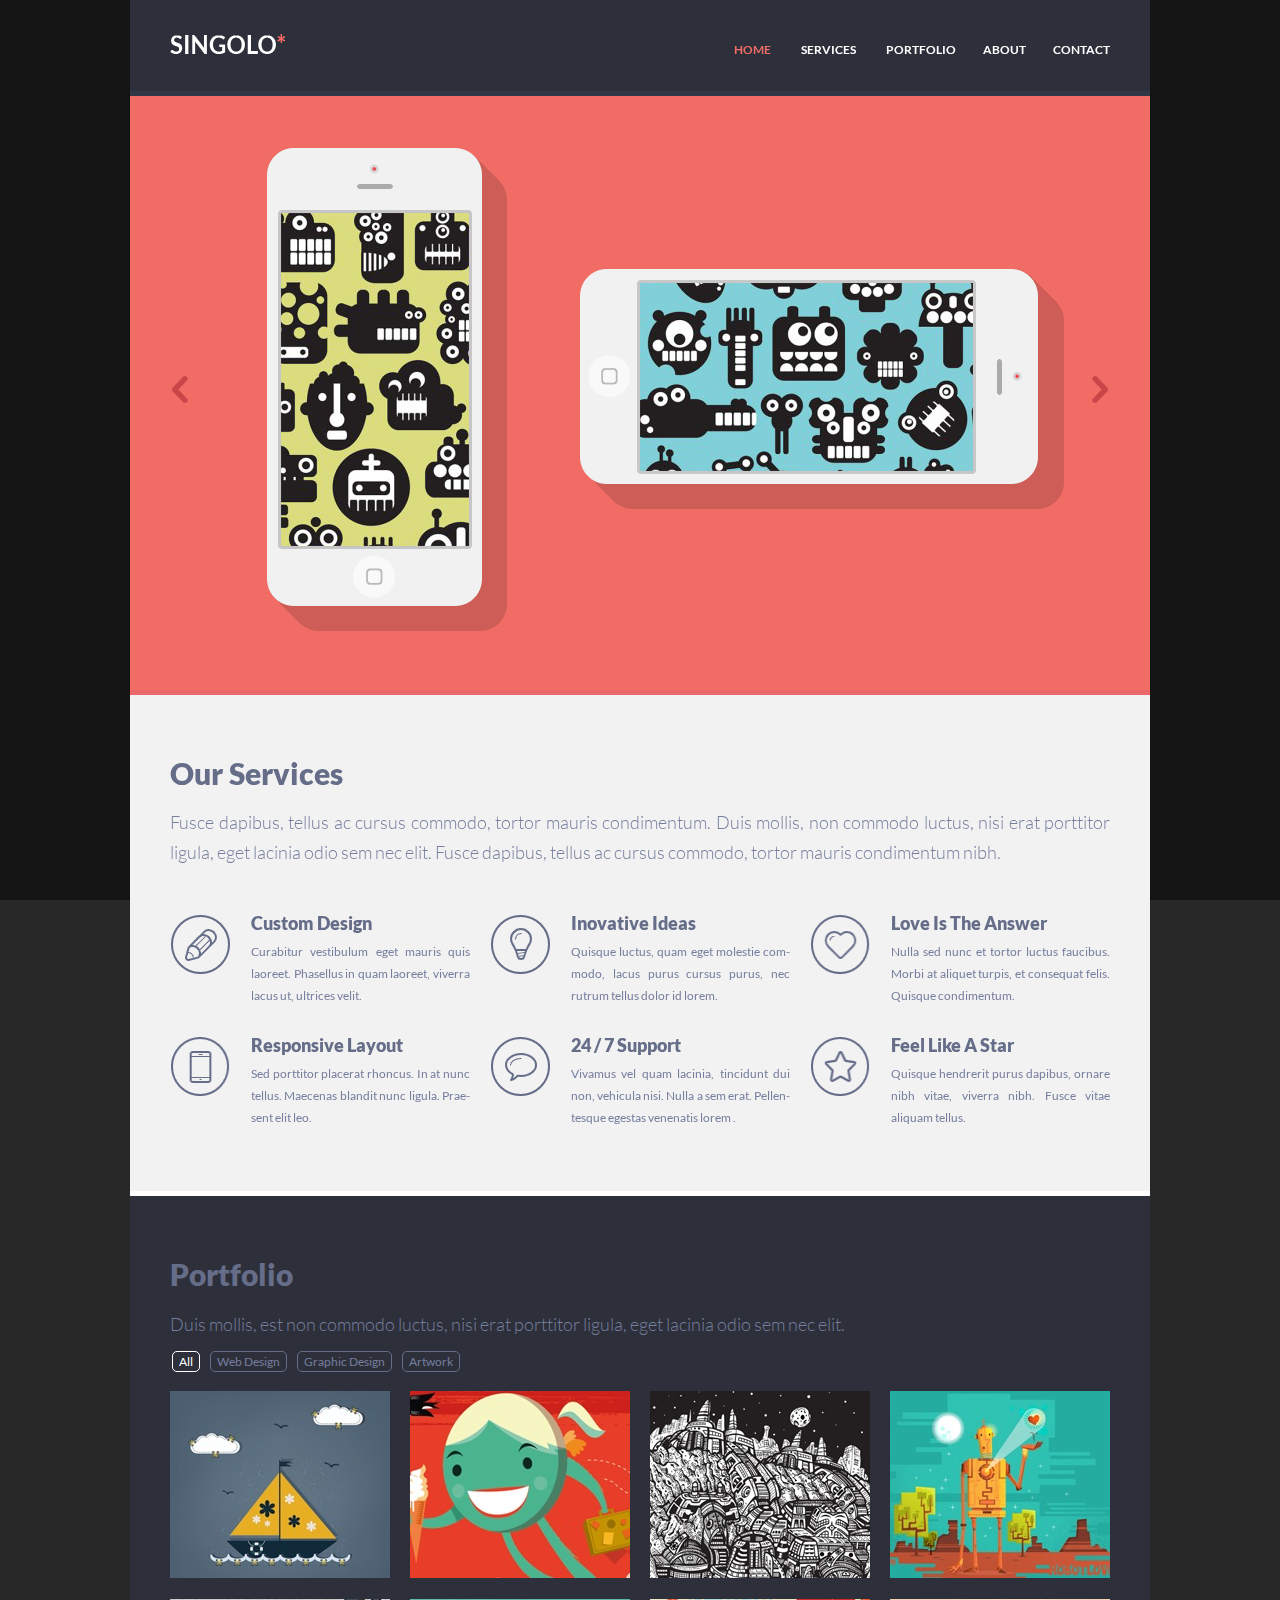
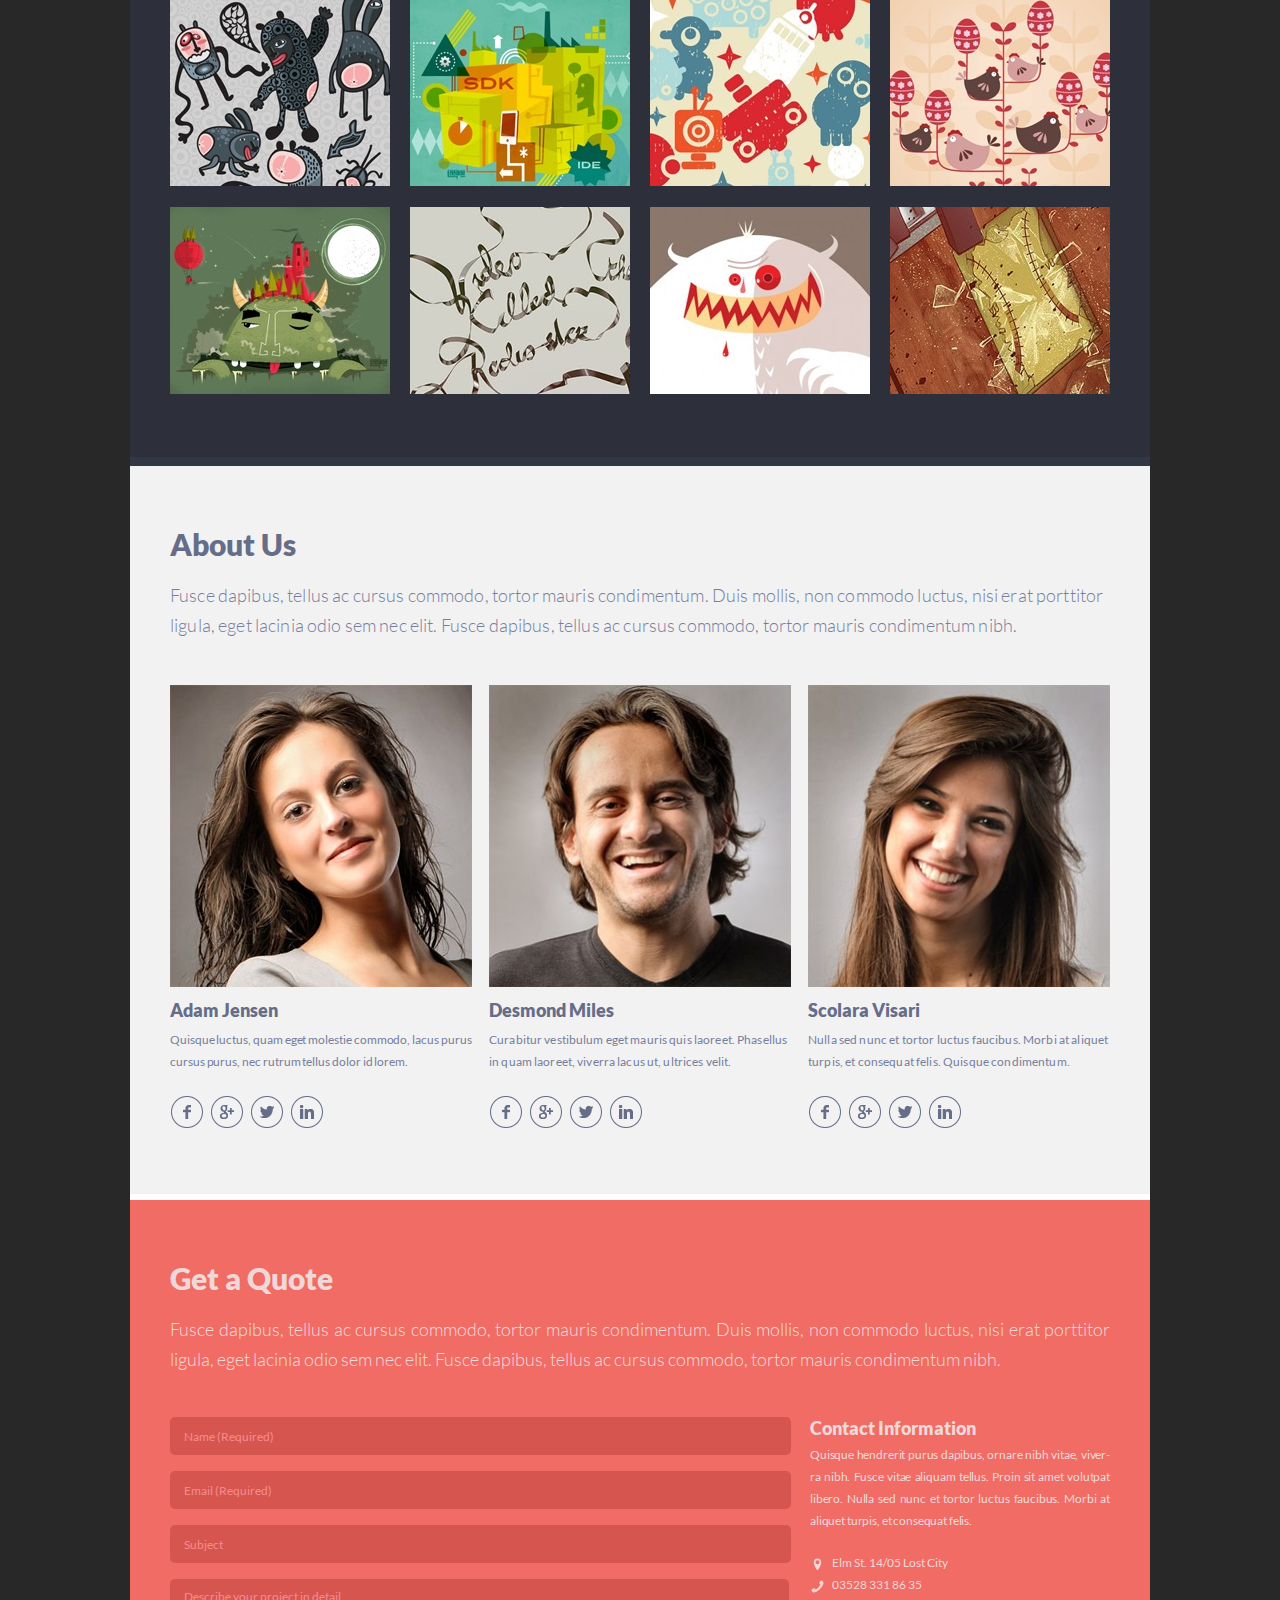
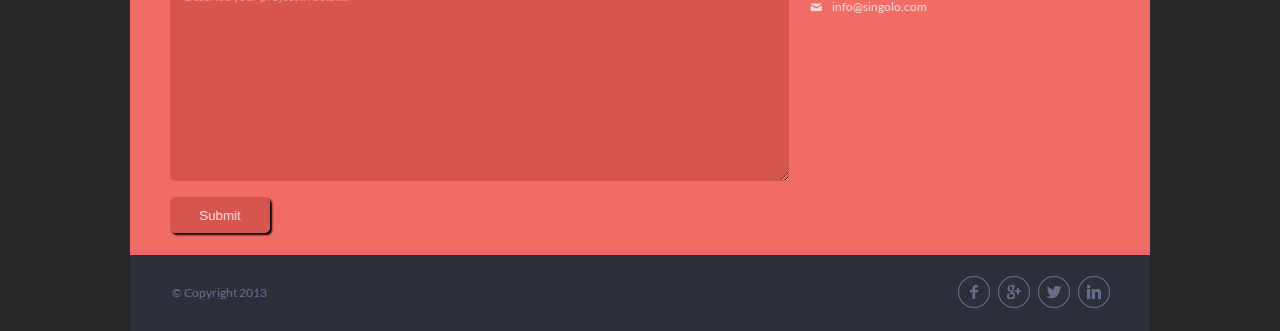
<file: index.html>
<!DOCTYPE html>
<html lang="ru">
  <head>
    <meta charset="UTF-8" />
    <meta name="viewport" content="width=device-width, initial-scale=1.0" />
    <link rel="stylesheet" href="fonts.css" />
    <link rel="stylesheet" href="style.css" />
    <title>Singolo.</title>
  </head>
  <body>
    <!-- START singolo part one -->
    <header class="header container">
      <div class="logo">
        <img src="assets/logo.png" alt="Logo" width="115" height="20" />
      </div>
      <nav class="nav">
        <ul class="navlist">
          <li class="navlist-item selected"><a href="#home">home</a></li>
          <li class="navlist-item"><a href="#services">services</a></li>
          <li class="navlist-item"><a href="#portfolio">portfolio</a></li>
          <li class="navlist-item"><a href="#about">about</a></li>
          <li class="navlist-item"><a href="#contact">contact</a></li>
        </ul>
      </nav>
    </header>
    <div class="container">
      <main id="home" class="main">
        <div class="iphones">
          <div class="iphones__slides">
            <div class="iphones__slide iphones__slide-1">
              <img class="iphones__phone-1" src="assets/iphone-vertical.png" alt="iPhone Vertical" />
              <img class="iphones__phone-2" src="assets/iphone-horizontal.png" alt="iPhone Vertical" />
              <div class="slide-1__phone-1-btn"></div>
              <div class="slide-1__phone-2-btn"></div>
              <div class="slide-1__phone-1-blackscreen"></div>
              <div class="slide-1__phone-2-blackscreen"></div>
            </div>
            <div class="iphones__slide iphones__slide-2">
              <div class="iphones__slide-2-container" style="width: 1020px; background-color: #648BF0;">
                <img style="display: block; margin: 28px auto 0 auto;" src="assets/iphone-slide-2.png" width="517" height="513" alt="" />
                <div class="slide-2__phone-btn"></div>
                <div class="slide-2__phone-blackscreen"></div>
              </div>
            </div>
          </div>
          <img class="iphones__chev iphones__chev-left" src="assets/chev-left.png" alt="switch-left" width="16" height="27" />
          <img class="iphones__chev iphones__chev-right" src="assets/chev-right.png" alt="switch-left" width="16" height="27" />
        </div>
        <div id="services" class="main-container">
          <h1>Our Services</h1>
          <p class="description">
            Fusce dapibus, tellus ac cursus commodo, tortor mauris condimentum. Duis mollis, non commodo luctus, nisi erat porttitor ligula, eget
            lacinia odio sem nec elit. Fusce dapibus, tellus ac cursus commodo, tortor mauris condimentum nibh.
          </p>
          <ul class="features">
            <li class="features-item">
              <img class="features-item_icon" src="assets/pen.png" alt="pen" width="61" height="61" />
              <div>
                <h2 class="features-item_head">Custom Design</h2>
                <p class="features-item_description">
                  Curabitur vestibulum eget mauris quis laoreet. Phasellus in quam laoreet, viverra lacus ut, ultrices velit.
                </p>
              </div>
            </li>

            <li class="features-item">
              <img class="features-item_icon" src="assets/bulb.png" alt="bulb" width="61" height="61" />
              <div>
                <h2 class="features-item_head">Inovative Ideas</h2>
                <p class="features-item_description">
                  Quisque luctus, quam eget molestie com- modo, lacus purus cursus purus, nec rutrum tellus dolor id lorem.
                </p>
              </div>
            </li>

            <li class="features-item">
              <img class="features-item_icon" src="assets/heart.png" alt="heart" width="61" height="61" />
              <div>
                <h2 class="features-item_head">Love Is The Answer</h2>
                <p class="features-item_description">
                  Nulla sed nunc et tortor luctus faucibus. Morbi at aliquet turpis, et consequat felis. Quisque condimentum.
                </p>
              </div>
            </li>

            <li class="features-item">
              <img class="features-item_icon" src="assets/phone.png" alt="phone" width="61" height="61" />
              <div>
                <h2 class="features-item_head">Responsive Layout</h2>
                <p class="features-item_description">
                  Sed porttitor placerat rhoncus. In at nunc tellus. Maecenas blandit nunc ligula. Prae- sent elit leo.
                </p>
              </div>
            </li>

            <li class="features-item">
              <img class="features-item_icon" src="assets/bubble.png" alt="bubble" width="61" height="61" />
              <div>
                <h2 class="features-item_head">24 / 7 Support</h2>
                <p class="features-item_description">
                  Vivamus vel quam lacinia, tincidunt dui non, vehicula nisi. Nulla a sem erat. Pellen- tesque egestas venenatis lorem .
                </p>
              </div>
            </li>

            <li class="features-item">
              <img class="features-item_icon" src="assets/star.png" alt="star" width="61" height="61" />
              <div>
                <h2 class="features-item_head">Feel Like A Star</h2>
                <p class="features-item_description">
                  Quisque hendrerit purus dapibus, ornare nibh vitae, viverra nibh. Fusce vitae aliquam tellus.
                </p>
              </div>
            </li>
          </ul>
        </div>
      </main>
    </div>

    <!-- END singolo part one -->

    <!-- START singolo part two-->

    <section class="portfolio container">
      <h2 id="portfolio" class="portfolio__header">Portfolio</h2>
      <p class="portfolio__description">
        Duis mollis, est non commodo luctus, nisi erat porttitor ligula, eget lacinia odio sem nec elit.
      </p>
      <ul class="portfolio__tags">
        <li class="portfolio__tags-item portfolio__tags-item_selected">
          <a href="#all">All</a>
        </li>
        <li class="portfolio__tags-item"><a href="#wd">Web Design</a></li>
        <li class="portfolio__tags-item"><a href="#gd">Graphic Design</a></li>
        <li class="portfolio__tags-item"><a href="#aw">Artwork</a></li>
      </ul>
      <ul class="portfolio-galery">
        <li class="portfolio-galery__item">
          <img src="assets/portfolio_galery_pct_01.jpg" alt="picture-1" width="220" height="187" />
        </li>
        <li class="portfolio-galery__item">
          <img src="assets/portfolio_galery_pct_02.jpg" alt="picture-1" width="220" height="187" />
        </li>
        <li class="portfolio-galery__item">
          <img src="assets/portfolio_galery_pct_03.jpg" alt="picture-1" width="220" height="187" />
        </li>
        <li class="portfolio-galery__item">
          <img src="assets/portfolio_galery_pct_04.jpg" alt="picture-1" width="220" height="187" />
        </li>
        <li class="portfolio-galery__item">
          <img src="assets/portfolio_galery_pct_05.jpg" alt="picture-1" width="220" height="187" />
        </li>
        <li class="portfolio-galery__item">
          <img src="assets/portfolio_galery_pct_06.jpg" alt="picture-1" width="220" height="187" />
        </li>
        <li class="portfolio-galery__item">
          <img src="assets/portfolio_galery_pct_07.jpg" alt="picture-1" width="220" height="187" />
        </li>
        <li class="portfolio-galery__item">
          <img src="assets/portfolio_galery_pct_08.jpg" alt="picture-1" width="220" height="187" />
        </li>
        <li class="portfolio-galery__item">
          <img src="assets/portfolio_galery_pct_09.jpg" alt="picture-1" width="220" height="187" />
        </li>
        <li class="portfolio-galery__item">
          <img src="assets/portfolio_galery_pct_10.jpg" alt="picture-1" width="220" height="187" />
        </li>
        <li class="portfolio-galery__item">
          <img src="assets/portfolio_galery_pct_11.jpg" alt="picture-1" width="220" height="187" />
        </li>
        <li class="portfolio-galery__item">
          <img src="assets/portfolio_galery_pct_12.jpg" alt="picture-1" width="220" height="187" />
        </li>
      </ul>
    </section>
    <section class="about-us container">
      <h2 id="about" class="about-us__header">About Us</h2>
      <p class="about-us__description">
        Fusce dapibus, tellus ac cursus commodo, tortor mauris condimentum. Duis mollis, non commodo luctus, nisi erat porttitor ligula, eget lacinia
        odio sem nec elit. Fusce dapibus, tellus ac cursus commodo, tortor mauris condimentum nibh.
      </p>
      <ul class="about-us__personal">
        <li class="about-us__personal-item">
          <img src="assets/personal_photo_1.jpg" alt="Adam Jensen photo" width="302" height="302" />
          <h3 class="about-us__personal-name">Adam Jensen</h3>
          <p class="about-us__personal-description">
            Quisque luctus, quam eget molestie commodo, lacus purus cursus purus, nec rutrum tellus dolor id lorem.
          </p>
          <ul class="social-media">
            <li class="social-media__item">
              <a href="#"><img src="assets/ico-facebook.png" alt="facebook" width="34" height="35"/></a>
            </li>
            <li class="social-media__item">
              <a href="#"><img src="assets/ico-google.png" alt="google" width="34" height="35"/></a>
            </li>
            <li class="social-media__item">
              <a href="#"><img src="assets/ico-twitter.png" alt="twitter" width="34" height="35"/></a>
            </li>
            <li class="social-media__item">
              <a href="#"><img src="assets/ico-linkedin.png" alt="linkedin" width="34" height="35"/></a>
            </li>
          </ul>
        </li>
        <li class="about-us__personal-item">
          <img src="assets/personal_photo_2.jpg" alt="Desmond Miles photo" width="302" height="302" />
          <h3 class="about-us__personal-name">Desmond Miles</h3>
          <p class="about-us__personal-description">
            Curabitur vestibulum eget mauris quis laoreet. Phasellus in quam laoreet, viverra lacus ut, ultrices velit.
          </p>
          <ul class="social-media">
            <li class="social-media__item">
              <a href="#"><img src="assets/ico-facebook.png" alt="facebook" width="34" height="35"/></a>
            </li>
            <li class="social-media__item">
              <a href="#"><img src="assets/ico-google.png" alt="google" width="34" height="35"/></a>
            </li>
            <li class="social-media__item">
              <a href="#"><img src="assets/ico-twitter.png" alt="twitter" width="34" height="35"/></a>
            </li>
            <li class="social-media__item">
              <a href="#"><img src="assets/ico-linkedin.png" alt="linkedin" width="34" height="35"/></a>
            </li>
          </ul>
        </li>
        <li class="about-us__personal-item">
          <img src="assets/personal_photo_3.jpg" alt="Scolara Visari photo" width="302" height="302" />
          <h3 class="about-us__personal-name">Scolara Visari</h3>
          <p class="about-us__personal-description">
            Nulla sed nunc et tortor luctus faucibus. Morbi at aliquet turpis, et consequat felis. Quisque condimentum.
          </p>
          <ul class="social-media">
            <li class="social-media__item">
              <a href="#"><img src="assets/ico-facebook.png" alt="facebook" width="34" height="35"/></a>
            </li>
            <li class="social-media__item">
              <a href="#"><img src="assets/ico-google.png" alt="google" width="34" height="35"/></a>
            </li>
            <li class="social-media__item">
              <a href="#"><img src="assets/ico-twitter.png" alt="twitter" width="34" height="35"/></a>
            </li>
            <li class="social-media__item">
              <a href="#"><img src="assets/ico-linkedin.png" alt="linkedin" width="34" height="35"/></a>
            </li>
          </ul>
        </li>
      </ul>
    </section>

    <!-- END singolo part two-->

    <!-- START singolo part three markup -->

    <section class="get-a-quote container">
      <h2 class="get-a-quote__header">Get a Quote</h2>
      <p class="get-a-quote__description">
        Fusce dapibus, tellus ac cursus commodo, tortor mauris condimentum. Duis mollis, non commodo luctus, nisi erat porttitor ligula, eget lacinia
        odio sem nec elit. Fusce dapibus, tellus ac cursus commodo, tortor mauris condimentum nibh.
      </p>
      <div class="get-a-quote__content">
        <form action="#" class="get-a-quote__form" method="POST">
          <label for="id" class="visually-hidden">Name</label>
          <input type="text" name="name" id="name" placeholder="Name (Required)" required />
          <label for="email" class="visually-hidden">Email</label>
          <input type="email" name="email" id="email" placeholder="Email (Required)" required />
          <label for="subject" class="visually-hidden"></label>
          <input type="text" name="subject" id="subject" placeholder="Subject" />
          <label for="quote" class="visually-hidden">Describe you project in detail...</label>
          <textarea name="quote" id="quote" cols="30" rows="10" placeholder="Describe your project in detail..."></textarea>
          <input type="submit" value="Submit" />
        </form>
        <div id="contact" class="contact-info">
          <h3 class="contact-info__header">Contact Information</h3>
          <p class="contact-info__description">
            Quisque hendrerit purus dapibus, ornare nibh vitae, viver- ra nibh. Fusce vitae aliquam tellus. Proin sit amet volutpat libero. Nulla sed
            nunc et tortor luctus faucibus. Morbi at aliquet turpis, et consequat felis.
          </p>
          <ul class="contact-info__list">
            <li class="contact-info__list-item contact-info__list-item_addr">
              Elm St. 14/05 Lost City
            </li>
            <li class="contact-info__list-item contact-info__list-item_phone">
              <a href="tel: +74951234567">03528 331 86 35</a>
            </li>
            <li class="contact-info__list-item contact-info__list-item_email">
              <a href="mailto: info@singolo.com">info@singolo.com</a>
            </li>
          </ul>
        </div>
      </div>
    </section>
    <div class="get-a-quote__footer container">
      <div class="get-a-quote__footer-copyright">
        &copy; Copyright 2013
      </div>
      <div>
        <ul class="social-media">
          <li class="social-media__item">
            <a href="#"><img src="assets/ico-facebook.png" alt="facebook" width="34" height="35"/></a>
          </li>
          <li class="social-media__item">
            <a href="#"><img src="assets/ico-google.png" alt="google" width="34" height="35"/></a>
          </li>
          <li class="social-media__item">
            <a href="#"><img src="assets/ico-twitter.png" alt="twitter" width="34" height="35"/></a>
          </li>
          <li class="social-media__item">
            <a href="#"><img src="assets/ico-linkedin.png" alt="linkedin" width="34" height="35"/></a>
          </li>
        </ul>
      </div>
    </div>
    <div class="modal-overlay">
      <div class="modal-window close">
        <div class="modal-header">
          <span class="modal-title">Письмо отправлено</span>
          <span class="modal-close">&times;</span>
        </div>
        <div class="modal-body">
          <p>
            Lorem ipsum dolor sit.
          </p>
          <p>
            Lorem ipsum dolor sit.
          </p>
        </div>
        <div class="modal-footer">
          <button>Ok</button>
          <!-- <button>Cancel</button> -->
        </div>
      </div>
    </div>
    <script src="index.js"></script>
  </body>
</html>
</file>
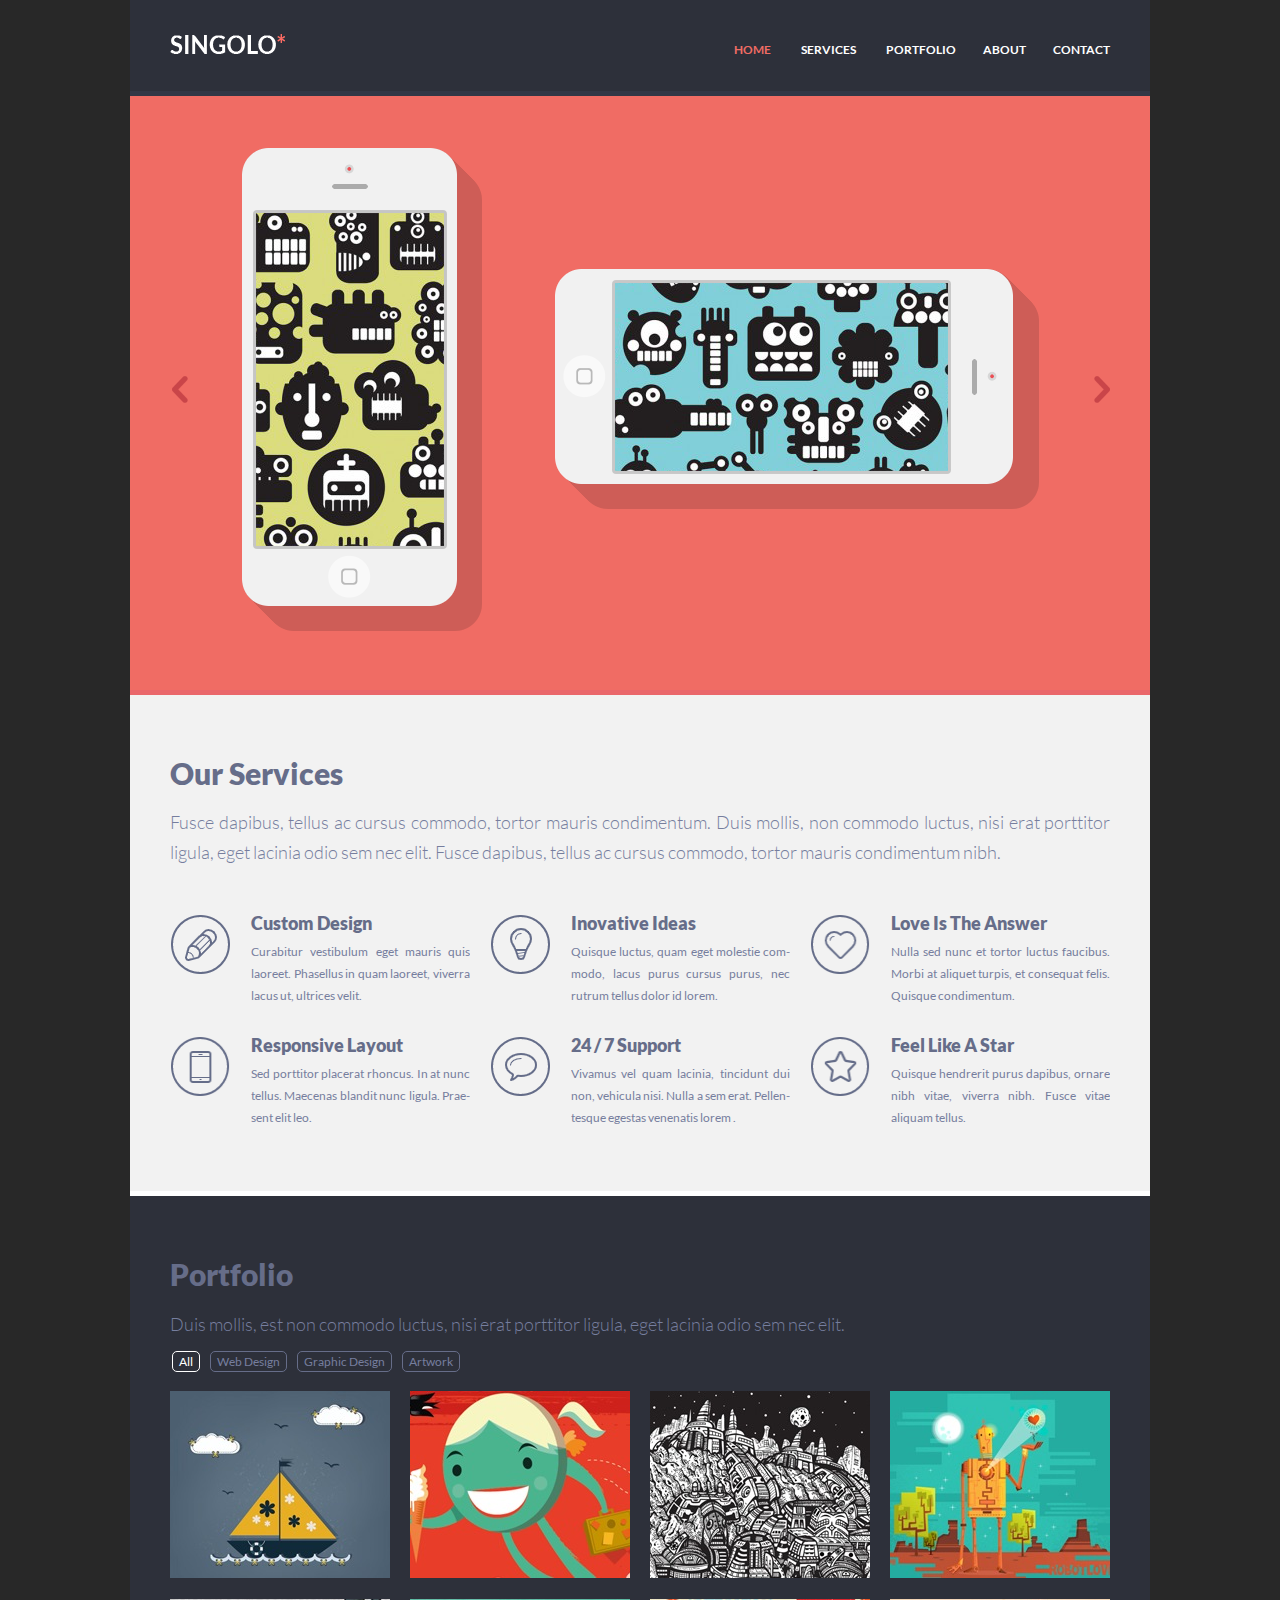
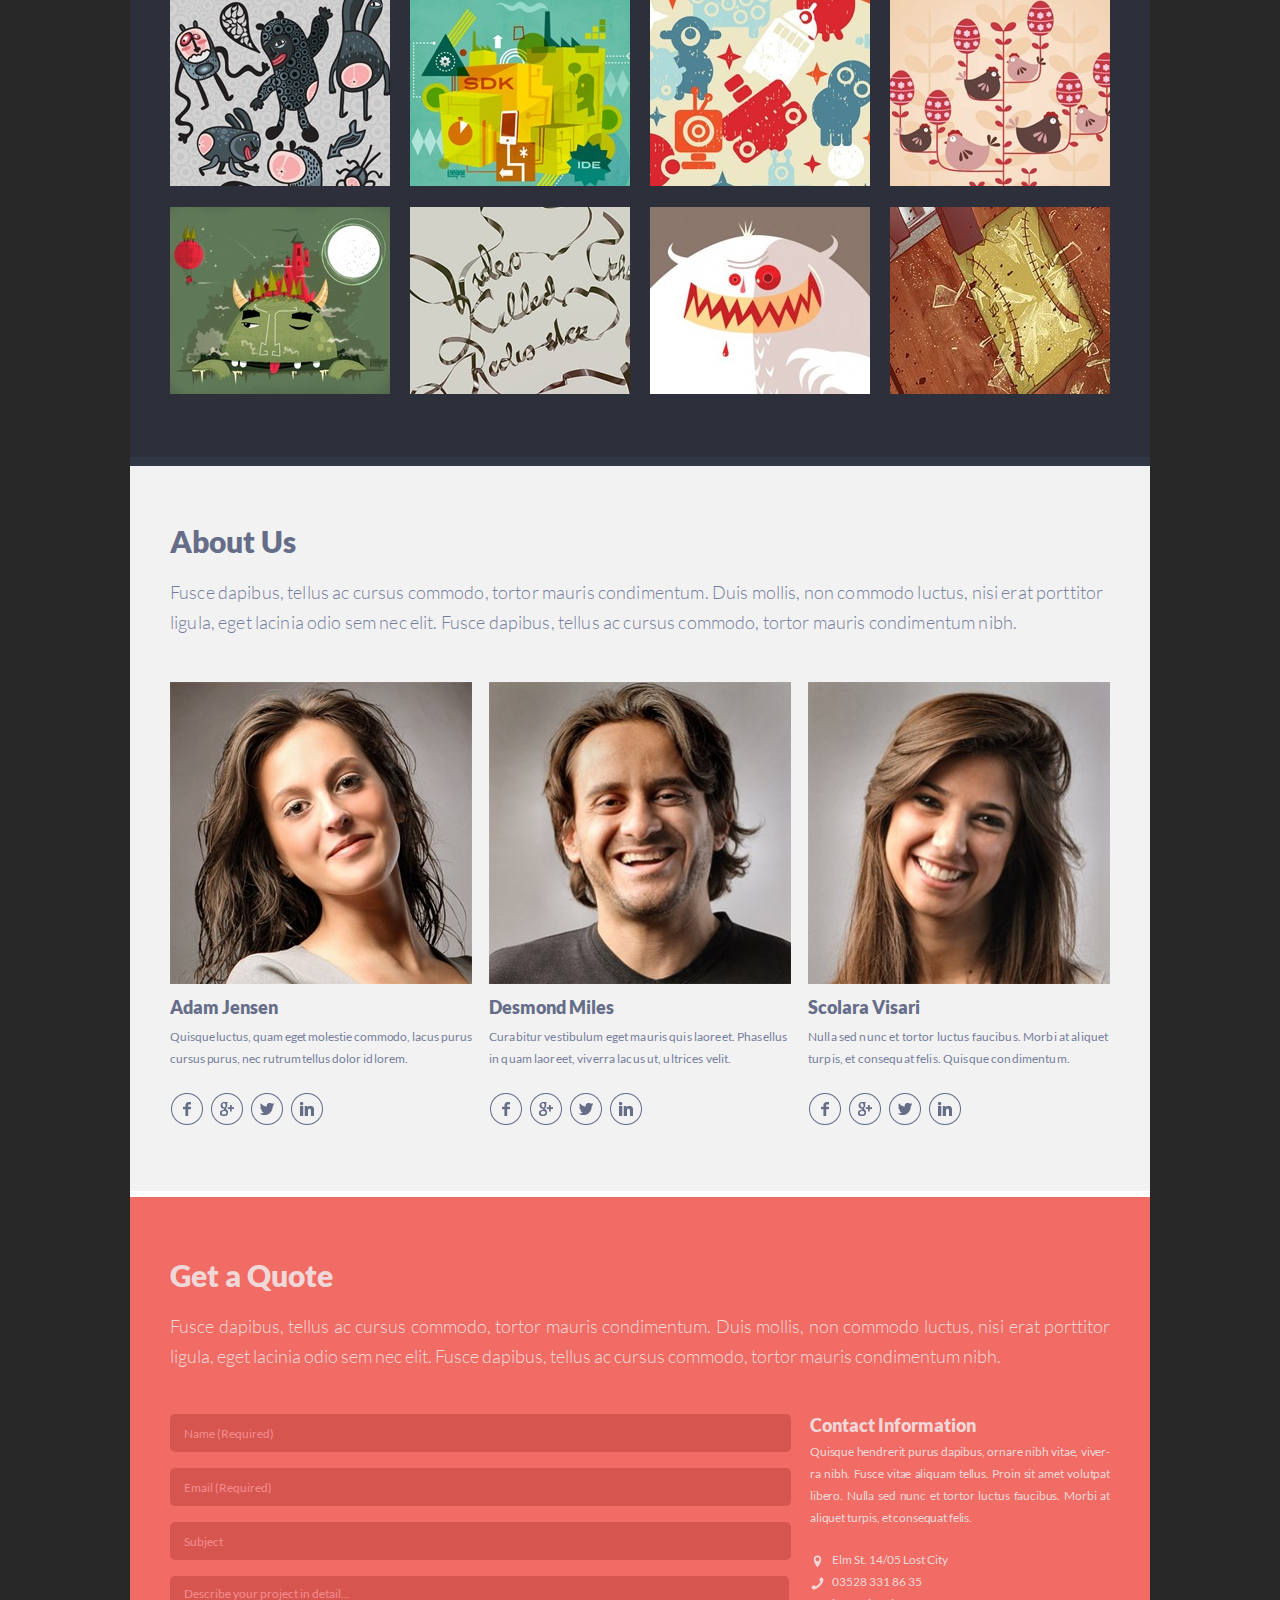
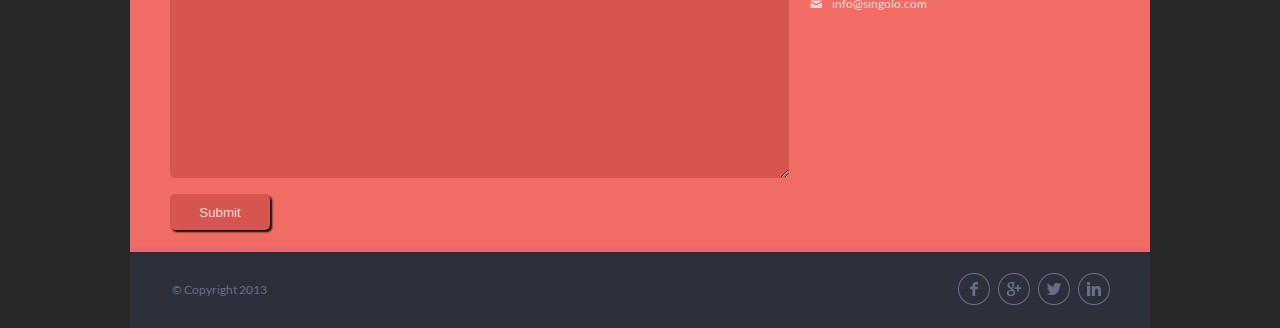
<file: singolo.html>
<!DOCTYPE html>
<html lang="ru">
  <head>
    <meta charset="UTF-8" />
    <meta name="viewport" content="width=device-width, initial-scale=1.0" />
    <link rel="stylesheet" href="fonts.css" />
    <link rel="stylesheet" href="singolo.css" />
    <title>Singolo.</title>
  </head>
  <body>
    <!-- START singolo part one -->
    <div class="container">
      <header class="header">
        <div class="logo">
          <img src="assets/logo.png" alt="Logo" width="115" height="20" />
        </div>
        <nav class="nav">
          <ul class="navlist">
            <li class="navlist-item selected">home</li>
            <li class="navlist-item">services</li>
            <li class="navlist-item">portfolio</li>
            <li class="navlist-item">about</li>
            <li class="navlist-item">contact</li>
          </ul>
        </nav>
      </header>
      <main class="main">
        <div class="iphones">
          <img class="iphones__chev iphones__chev-left" src="assets/chev-left.png" alt="switch-left" width="16" height="27" />
          <img class="iphones__phone-1" src="assets/iphone-vertical.png" alt="iPhone Vertical" />
          <img class="iphones__phone-2" src="assets/iphone-horizontal.png" alt="iPhone Vertical" />
          <img class="iphones__chev iphones__chev-right" src="assets/chev-right.png" alt="switch-left" width="16" height="27" />
        </div>
        <div class="main-container">
          <h1>Our Services</h1>
          <p class="description">
            Fusce dapibus, tellus ac cursus commodo, tortor mauris condimentum. Duis mollis, non commodo luctus, nisi erat porttitor ligula, eget
            lacinia odio sem nec elit. Fusce dapibus, tellus ac cursus commodo, tortor mauris condimentum nibh.
          </p>
          <ul class="features">
            <li class="features-item">
              <img class="features-item_icon" src="assets/pen.png" alt="pen" width="61" height="61" />
              <div>
                <h2 class="features-item_head">Custom Design</h2>
                <p class="features-item_description">
                  Curabitur vestibulum eget mauris quis laoreet. Phasellus in quam laoreet, viverra lacus ut, ultrices velit.
                </p>
              </div>
            </li>

            <li class="features-item">
              <img class="features-item_icon" src="assets/bulb.png" alt="bulb" width="61" height="61" />
              <div>
                <h2 class="features-item_head">Inovative Ideas</h2>
                <p class="features-item_description">
                  Quisque luctus, quam eget molestie com- modo, lacus purus cursus purus, nec rutrum tellus dolor id lorem.
                </p>
              </div>
            </li>

            <li class="features-item">
              <img class="features-item_icon" src="assets/heart.png" alt="heart" width="61" height="61" />
              <div>
                <h2 class="features-item_head">Love Is The Answer</h2>
                <p class="features-item_description">
                  Nulla sed nunc et tortor luctus faucibus. Morbi at aliquet turpis, et consequat felis. Quisque condimentum.
                </p>
              </div>
            </li>

            <li class="features-item">
              <img class="features-item_icon" src="assets/phone.png" alt="phone" width="61" height="61" />
              <div>
                <h2 class="features-item_head">Responsive Layout</h2>
                <p class="features-item_description">
                  Sed porttitor placerat rhoncus. In at nunc tellus. Maecenas blandit nunc ligula. Prae- sent elit leo.
                </p>
              </div>
            </li>

            <li class="features-item">
              <img class="features-item_icon" src="assets/bubble.png" alt="bubble" width="61" height="61" />
              <div>
                <h2 class="features-item_head">24 / 7 Support</h2>
                <p class="features-item_description">
                  Vivamus vel quam lacinia, tincidunt dui non, vehicula nisi. Nulla a sem erat. Pellen- tesque egestas venenatis lorem .
                </p>
              </div>
            </li>

            <li class="features-item">
              <img class="features-item_icon" src="assets/star.png" alt="star" width="61" height="61" />
              <div>
                <h2 class="features-item_head">Feel Like A Star</h2>
                <p class="features-item_description">
                  Quisque hendrerit purus dapibus, ornare nibh vitae, viverra nibh. Fusce vitae aliquam tellus.
                </p>
              </div>
            </li>
          </ul>
        </div>
      </main>
    </div>

    <!-- END singolo part one -->

    <!-- START singolo part two-->

    <section class="portfolio container">
      <h2 class="portfolio__header">Portfolio</h2>
      <p class="portfolio__description">Duis mollis, est non commodo luctus, nisi erat porttitor ligula, eget lacinia odio sem nec elit.</p>
      <ul class="portfolio__tags">
        <li class="portfolio__tags-item portfolio__tags-item_selected"><a href="#all">All</a></li>
        <li class="portfolio__tags-item"><a href="#wd">Web Design</a></li>
        <li class="portfolio__tags-item"><a href="#gd">Graphic Design</a></li>
        <li class="portfolio__tags-item"><a href="#aw">Artwork</a></li>
      </ul>
      <ul class="portfolio-galery">
        <li class="portfolio-galery__item">
          <img src="assets/portfolio_galery_pct_01.jpg" alt="picture-1" width="220" height="187" />
        </li>
        <li class="portfolio-galery__item">
          <img src="assets/portfolio_galery_pct_02.jpg" alt="picture-1" width="220" height="187" />
        </li>
        <li class="portfolio-galery__item">
          <img src="assets/portfolio_galery_pct_03.jpg" alt="picture-1" width="220" height="187" />
        </li>
        <li class="portfolio-galery__item">
          <img src="assets/portfolio_galery_pct_04.jpg" alt="picture-1" width="220" height="187" />
        </li>
        <li class="portfolio-galery__item">
          <img src="assets/portfolio_galery_pct_05.jpg" alt="picture-1" width="220" height="187" />
        </li>
        <li class="portfolio-galery__item">
          <img src="assets/portfolio_galery_pct_06.jpg" alt="picture-1" width="220" height="187" />
        </li>
        <li class="portfolio-galery__item">
          <img src="assets/portfolio_galery_pct_07.jpg" alt="picture-1" width="220" height="187" />
        </li>
        <li class="portfolio-galery__item">
          <img src="assets/portfolio_galery_pct_08.jpg" alt="picture-1" width="220" height="187" />
        </li>
        <li class="portfolio-galery__item">
          <img src="assets/portfolio_galery_pct_09.jpg" alt="picture-1" width="220" height="187" />
        </li>
        <li class="portfolio-galery__item">
          <img src="assets/portfolio_galery_pct_10.jpg" alt="picture-1" width="220" height="187" />
        </li>
        <li class="portfolio-galery__item">
          <img src="assets/portfolio_galery_pct_11.jpg" alt="picture-1" width="220" height="187" />
        </li>
        <li class="portfolio-galery__item">
          <img src="assets/portfolio_galery_pct_12.jpg" alt="picture-1" width="220" height="187" />
        </li>
      </ul>
    </section>
    <section class="about-us container">
      <h2 class="about-us__header">About Us</h2>
      <p class="about-us__description">
        Fusce dapibus, tellus ac cursus commodo, tortor mauris condimentum. Duis mollis, non commodo luctus, nisi erat porttitor ligula, eget lacinia
        odio sem nec elit. Fusce dapibus, tellus ac cursus commodo, tortor mauris condimentum nibh.
      </p>
      <ul class="about-us__personal">
        <li class="about-us__personal-item">
          <img src="assets/personal_photo_1.jpg" alt="Adam Jensen photo" width="302" height="302" />
          <h3 class="about-us__personal-name">Adam Jensen</h3>
          <p class="about-us__personal-description">
            Quisque luctus, quam eget molestie commodo, lacus purus cursus purus, nec rutrum tellus dolor id lorem.
          </p>
          <ul class="social-media">
            <li class="social-media__item">
              <a href="#"><img src="assets/ico-facebook.png" alt="facebook" width="34" height="35"/></a>
            </li>
            <li class="social-media__item">
              <a href="#"><img src="assets/ico-google.png" alt="google" width="34" height="35"/></a>
            </li>
            <li class="social-media__item">
              <a href="#"><img src="assets/ico-twitter.png" alt="twitter" width="34" height="35"/></a>
            </li>
            <li class="social-media__item">
              <a href="#"><img src="assets/ico-linkedin.png" alt="linkedin" width="34" height="35"/></a>
            </li>
          </ul>
        </li>
        <li class="about-us__personal-item">
          <img src="assets/personal_photo_2.jpg" alt="Desmond Miles photo" width="302" height="302" />
          <h3 class="about-us__personal-name">Desmond Miles</h3>
          <p class="about-us__personal-description">
            Curabitur vestibulum eget mauris quis laoreet. Phasellus in quam laoreet, viverra lacus ut, ultrices velit.
          </p>
          <ul class="social-media">
            <li class="social-media__item">
              <a href="#"><img src="assets/ico-facebook.png" alt="facebook" width="34" height="35"/></a>
            </li>
            <li class="social-media__item">
              <a href="#"><img src="assets/ico-google.png" alt="google" width="34" height="35"/></a>
            </li>
            <li class="social-media__item">
              <a href="#"><img src="assets/ico-twitter.png" alt="twitter" width="34" height="35"/></a>
            </li>
            <li class="social-media__item">
              <a href="#"><img src="assets/ico-linkedin.png" alt="linkedin" width="34" height="35"/></a>
            </li>
          </ul>
        </li>
        <li class="about-us__personal-item">
          <img src="assets/personal_photo_3.jpg" alt="Scolara Visari photo" width="302" height="302" />
          <h3 class="about-us__personal-name">Scolara Visari</h3>
          <p class="about-us__personal-description">
            Nulla sed nunc et tortor luctus faucibus. Morbi at aliquet turpis, et consequat felis. Quisque condimentum.
          </p>
          <ul class="social-media">
            <li class="social-media__item">
              <a href="#"><img src="assets/ico-facebook.png" alt="facebook" width="34" height="35"/></a>
            </li>
            <li class="social-media__item">
              <a href="#"><img src="assets/ico-google.png" alt="google" width="34" height="35"/></a>
            </li>
            <li class="social-media__item">
              <a href="#"><img src="assets/ico-twitter.png" alt="twitter" width="34" height="35"/></a>
            </li>
            <li class="social-media__item">
              <a href="#"><img src="assets/ico-linkedin.png" alt="linkedin" width="34" height="35"/></a>
            </li>
          </ul>
        </li>
      </ul>
    </section>

    <!-- END singolo part two-->

    <!-- START singolo part three markup -->

    <section class="get-a-quote container">
      <h2 class="get-a-quote__header">Get a Quote</h2>
      <p class="get-a-quote__description">
        Fusce dapibus, tellus ac cursus commodo, tortor mauris condimentum. Duis mollis, non commodo luctus, nisi erat porttitor ligula, eget lacinia
        odio sem nec elit. Fusce dapibus, tellus ac cursus commodo, tortor mauris condimentum nibh.
      </p>
      <div class="get-a-quote__content">
        <form action="#" class="get-a-quote__form" method="POST">
          <label for="id" class="visually-hidden">Name</label>
          <input type="text" name="name" id="name" placeholder="Name (Required)" required />
          <label for="email" class="visually-hidden">Email</label>
          <input type="email" name="email" id="email" placeholder="Email (Required)" required />
          <label for="subject" class="visually-hidden"></label>
          <input type="text" name="subject" id="subject" placeholder="Subject" />
          <label for="quote" class="visually-hidden">Describe you project in detail...</label>
          <textarea name="quote" id="quote" cols="30" rows="10" placeholder="Describe your project in detail..."></textarea>
          <input type="submit" value="Submit" />
        </form>
        <div class="contact-info">
          <h3 class="contact-info__header">Contact Information</h3>
          <p class="contact-info__description">
            Quisque hendrerit purus dapibus, ornare nibh vitae, viver- ra nibh. Fusce vitae aliquam tellus. Proin sit amet volutpat libero. Nulla sed
            nunc et tortor luctus faucibus. Morbi at aliquet turpis, et consequat felis.
          </p>
          <ul class="contact-info__list">
            <li class="contact-info__list-item contact-info__list-item_addr">
              Elm St. 14/05 Lost City
            </li>
            <li class="contact-info__list-item contact-info__list-item_phone">
              <a href="tel: +74951234567">03528 331 86 35</a>
            </li>
            <li class="contact-info__list-item contact-info__list-item_email">
              <a href="mailto: info@singolo.com">info@singolo.com</a>
            </li>
          </ul>
        </div>
      </div>
    </section>
    <div class="get-a-quote__footer container">
      <div class="get-a-quote__footer-copyright">
        &copy; Copyright 2013
      </div>
      <div>
        <ul class="social-media">
          <li class="social-media__item">
            <a href="#"><img src="assets/ico-facebook.png" alt="facebook" width="34" height="35"/></a>
          </li>
          <li class="social-media__item">
            <a href="#"><img src="assets/ico-google.png" alt="google" width="34" height="35"/></a>
          </li>
          <li class="social-media__item">
            <a href="#"><img src="assets/ico-twitter.png" alt="twitter" width="34" height="35"/></a>
          </li>
          <li class="social-media__item">
            <a href="#"><img src="assets/ico-linkedin.png" alt="linkedin" width="34" height="35"/></a>
          </li>
        </ul>
      </div>
    </div>
  </body>
</html>
</file>
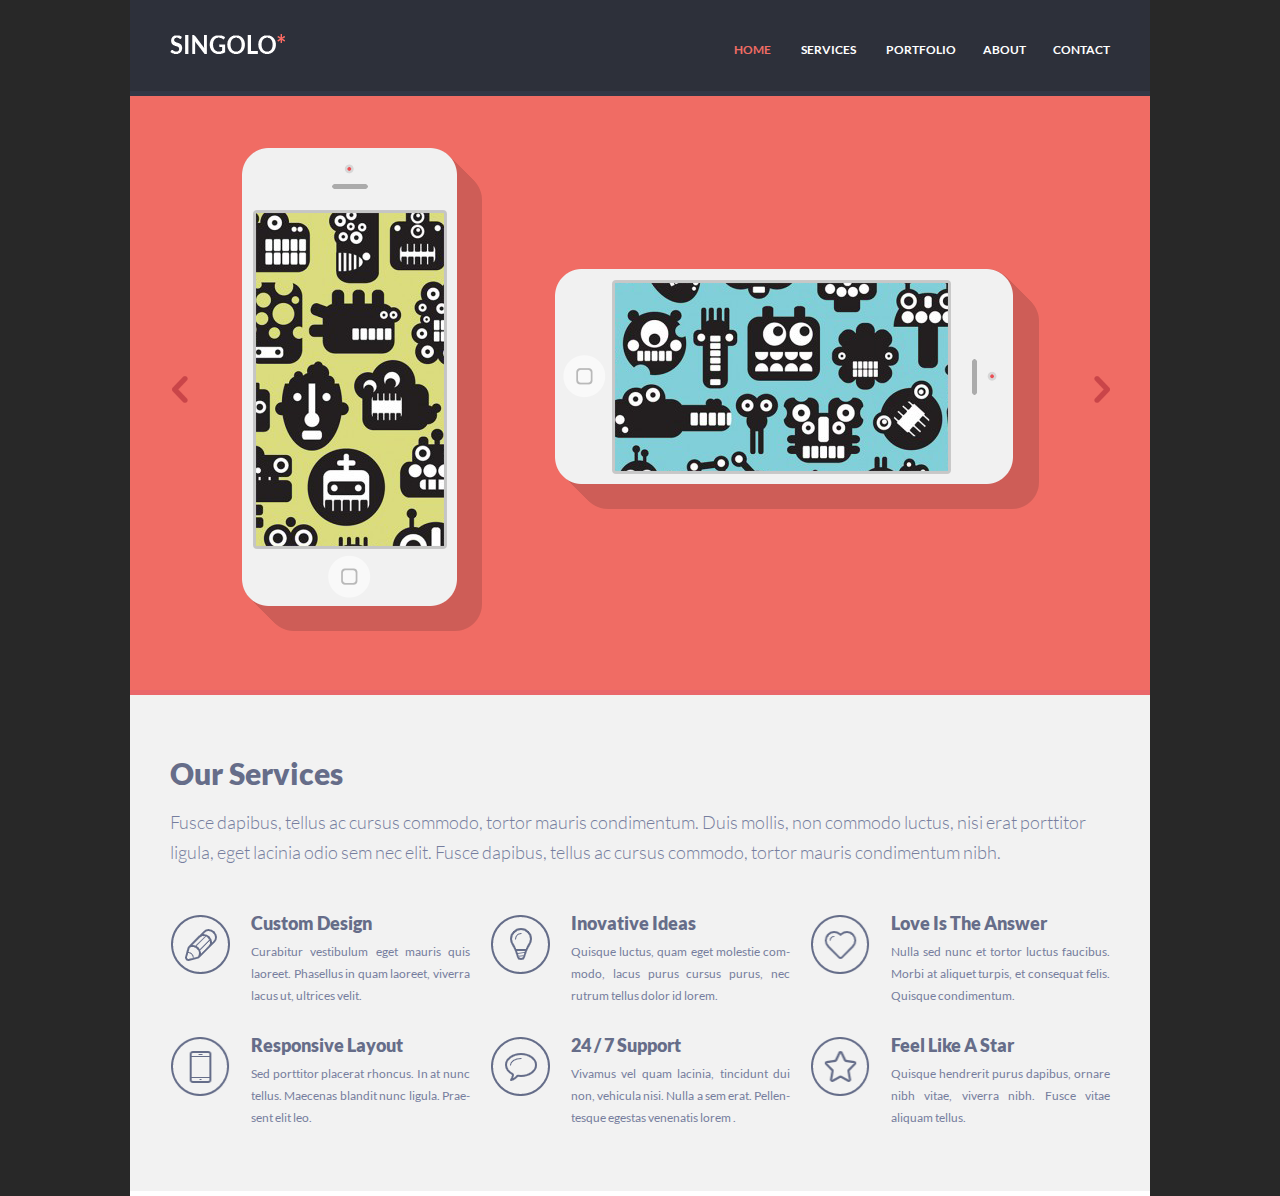
<file: singolo1.html>
<!DOCTYPE html>
<html lang="ru">
  <head>
    <meta charset="UTF-8" />
    <meta name="viewport" content="width=device-width, initial-scale=1.0" />
    <link rel="stylesheet" href="fonts.css" />
    <link rel="stylesheet" href="singolo1.css" />
    <title>Singolo. Part 1</title>
  </head>
  <body>
    <div class="container">
      <header class="header">
        <div class="logo">
          <img src="assets/logo.png" alt="Logo" width="115" height="20" />
        </div>
        <nav class="nav">
          <ul class="navlist">
            <li class="navlist-item selected">home</li>
            <li class="navlist-item">services</li>
            <li class="navlist-item">portfolio</li>
            <li class="navlist-item">about</li>
            <li class="navlist-item">contact</li>
          </ul>
        </nav>
      </header>
      <main class="main">
        <div class="iphones">
          <img
            class="iphones__chev iphones__chev-left"
            src="assets/chev-left.png"
            alt="switch-left"
            width="16"
            height="27"
          />
          <img
            class="iphones__phone-1"
            src="assets/iphone-vertical.png"
            alt="iPhone Vertical"
          />
          <img
            class="iphones__phone-2"
            src="assets/iphone-horizontal.png"
            alt="iPhone Vertical"
          />
          <img
            class="iphones__chev iphones__chev-right"
            src="assets/chev-right.png"
            alt="switch-left"
            width="16"
            height="27"
          />
        </div>
        <div class="main-container">
          <h1>Our Services</h1>
          <p class="description">
            Fusce dapibus, tellus ac cursus commodo, tortor mauris condimentum.
            Duis mollis, non commodo luctus, nisi erat porttitor ligula, eget
            lacinia odio sem nec elit. Fusce dapibus, tellus ac cursus commodo,
            tortor mauris condimentum nibh.
          </p>
          <ul class="features">
            <li class="features-item">
              <img
                class="features-item_icon"
                src="assets/pen.png"
                alt="pen"
                width="61"
                height="61"
              />
              <div>
                <h2 class="features-item_head">Custom Design</h2>
                <p class="features-item_description">
                  Curabitur vestibulum eget mauris quis laoreet. Phasellus in
                  quam laoreet, viverra lacus ut, ultrices velit.
                </p>
              </div>
            </li>

            <li class="features-item">
              <img
                class="features-item_icon"
                src="assets/bulb.png"
                alt="bulb"
                width="61"
                height="61"
              />
              <div>
                <h2 class="features-item_head">Inovative Ideas</h2>
                <p class="features-item_description">
                  Quisque luctus, quam eget molestie com- modo, lacus purus
                  cursus purus, nec rutrum tellus dolor id lorem.
                </p>
              </div>
            </li>

            <li class="features-item">
              <img
                class="features-item_icon"
                src="assets/heart.png"
                alt="heart"
                width="61"
                height="61"
              />
              <div>
                <h2 class="features-item_head">Love Is The Answer</h2>
                <p class="features-item_description">
                  Nulla sed nunc et tortor luctus faucibus. Morbi at aliquet
                  turpis, et consequat felis. Quisque condimentum.
                </p>
              </div>
            </li>

            <li class="features-item">
              <img
                class="features-item_icon"
                src="assets/phone.png"
                alt="phone"
                width="61"
                height="61"
              />
              <div>
                <h2 class="features-item_head">Responsive Layout</h2>
                <p class="features-item_description">
                  Sed porttitor placerat rhoncus. In at nunc tellus. Maecenas
                  blandit nunc ligula. Prae- sent elit leo.
                </p>
              </div>
            </li>

            <li class="features-item">
              <img
                class="features-item_icon"
                src="assets/bubble.png"
                alt="bubble"
                width="61"
                height="61"
              />
              <div>
                <h2 class="features-item_head">24 / 7 Support</h2>
                <p class="features-item_description">
                  Vivamus vel quam lacinia, tincidunt dui non, vehicula nisi.
                  Nulla a sem erat. Pellen- tesque egestas venenatis lorem .
                </p>
              </div>
            </li>

            <li class="features-item">
              <img
                class="features-item_icon"
                src="assets/star.png"
                alt="star"
                width="61"
                height="61"
              />
              <div>
                <h2 class="features-item_head">Feel Like A Star</h2>
                <p class="features-item_description">
                  Quisque hendrerit purus dapibus, ornare nibh vitae, viverra
                  nibh. Fusce vitae aliquam tellus.
                </p>
              </div>
            </li>
          </ul>
        </div>
      </main>
    </div>
  </body>
</html>
</file>
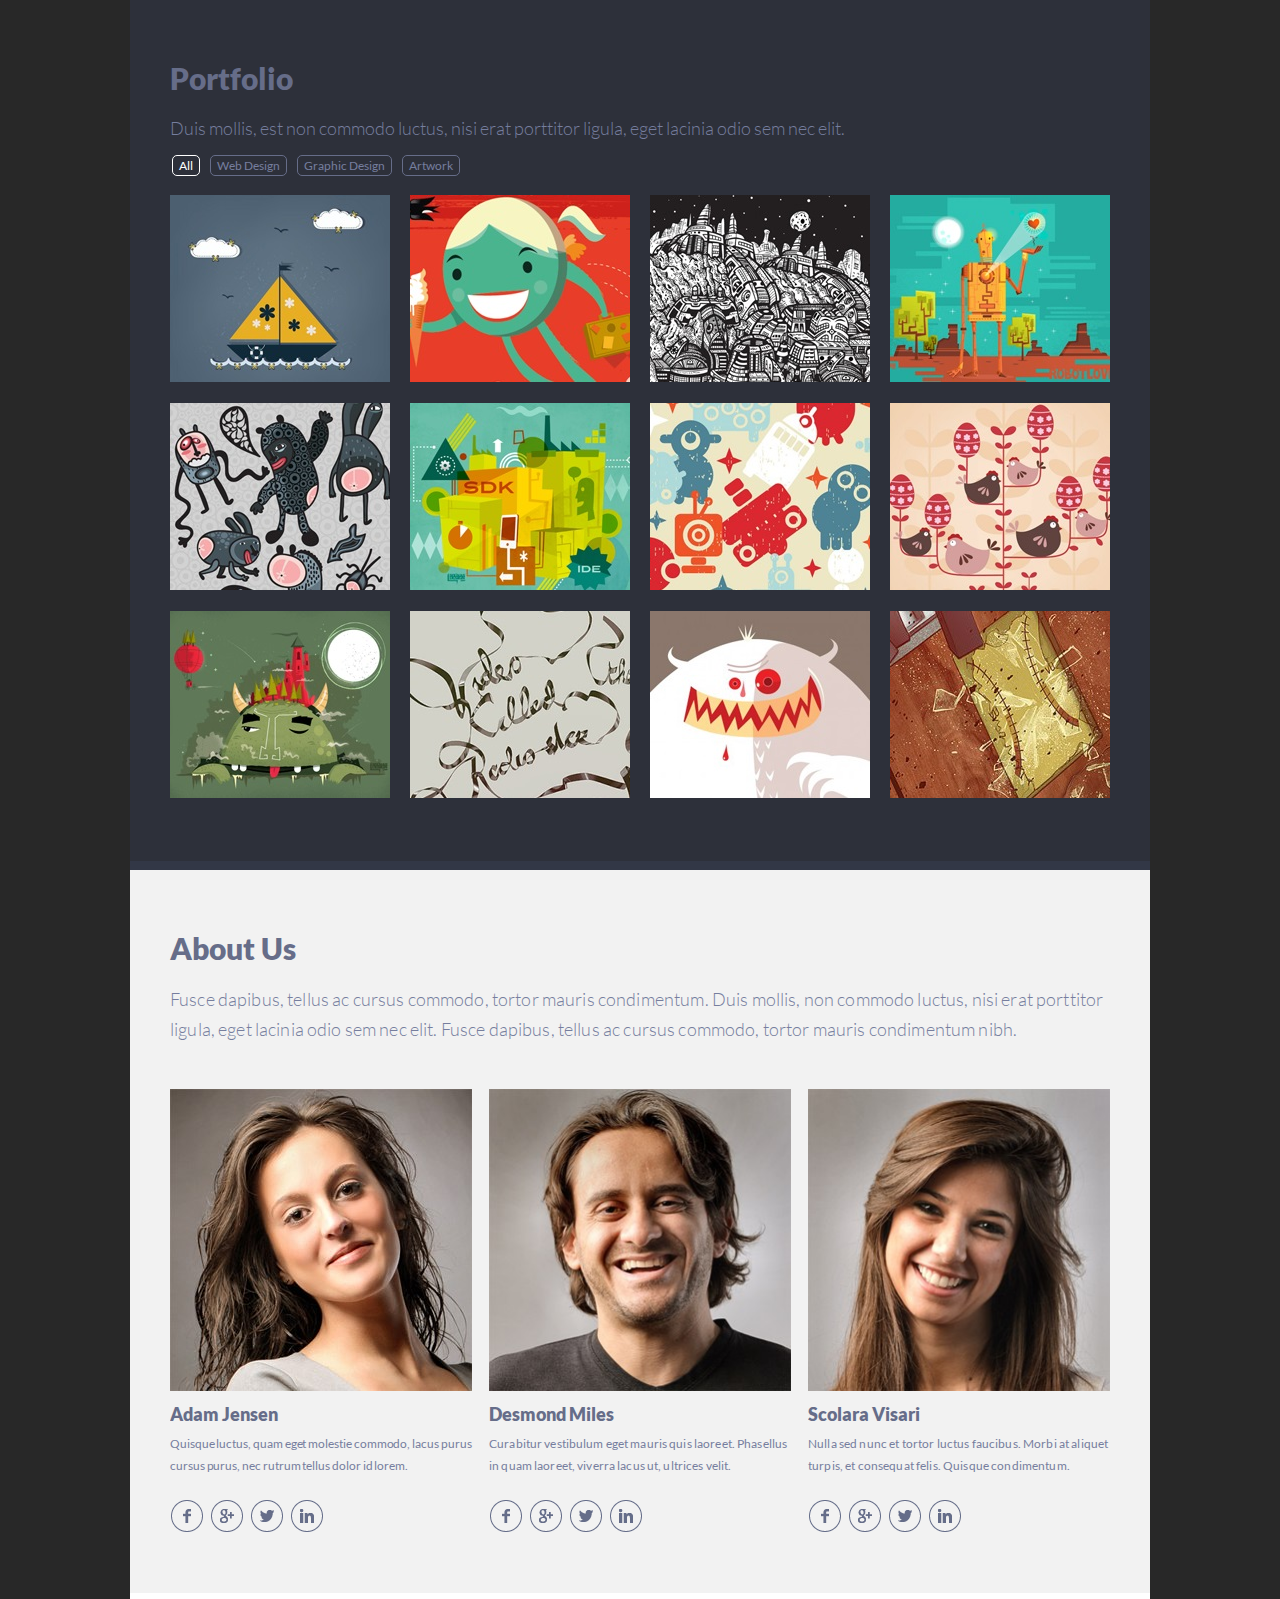
<file: singolo2.html>
<!DOCTYPE html>
<html lang="en">
  <head>
    <meta charset="UTF-8" />
    <meta name="viewport" content="width=device-width, initial-scale=1.0" />
    <link rel="stylesheet" href="fonts.css" />
    <link rel="stylesheet" href="singolo2.css" />
    <title>Singolo. Part 2</title>
  </head>
  <body>
    <section class="portfolio container">
      <h2 class="portfolio__header">Portfolio</h2>
      <p class="portfolio__description">Duis mollis, est non commodo luctus, nisi erat porttitor ligula, eget lacinia odio sem nec elit.</p>
      <ul class="portfolio__tags">
        <li class="portfolio__tags-item portfolio__tags-item_selected"><a href="#all">All</a></li>
        <li class="portfolio__tags-item"><a href="#wd">Web Design</a></li>
        <li class="portfolio__tags-item"><a href="#gd">Graphic Design</a></li>
        <li class="portfolio__tags-item"><a href="#aw">Artwork</a></li>
      </ul>
      <ul class="portfolio-galery">
        <li class="portfolio-galery__item">
          <img src="assets/portfolio_galery_pct_01.jpg" alt="picture-1" width="220" height="187" />
        </li>
        <li class="portfolio-galery__item">
          <img src="assets/portfolio_galery_pct_02.jpg" alt="picture-1" width="220" height="187" />
        </li>
        <li class="portfolio-galery__item">
          <img src="assets/portfolio_galery_pct_03.jpg" alt="picture-1" width="220" height="187" />
        </li>
        <li class="portfolio-galery__item">
          <img src="assets/portfolio_galery_pct_04.jpg" alt="picture-1" width="220" height="187" />
        </li>
        <li class="portfolio-galery__item">
          <img src="assets/portfolio_galery_pct_05.jpg" alt="picture-1" width="220" height="187" />
        </li>
        <li class="portfolio-galery__item">
          <img src="assets/portfolio_galery_pct_06.jpg" alt="picture-1" width="220" height="187" />
        </li>
        <li class="portfolio-galery__item">
          <img src="assets/portfolio_galery_pct_07.jpg" alt="picture-1" width="220" height="187" />
        </li>
        <li class="portfolio-galery__item">
          <img src="assets/portfolio_galery_pct_08.jpg" alt="picture-1" width="220" height="187" />
        </li>
        <li class="portfolio-galery__item">
          <img src="assets/portfolio_galery_pct_09.jpg" alt="picture-1" width="220" height="187" />
        </li>
        <li class="portfolio-galery__item">
          <img src="assets/portfolio_galery_pct_10.jpg" alt="picture-1" width="220" height="187" />
        </li>
        <li class="portfolio-galery__item">
          <img src="assets/portfolio_galery_pct_11.jpg" alt="picture-1" width="220" height="187" />
        </li>
        <li class="portfolio-galery__item">
          <img src="assets/portfolio_galery_pct_12.jpg" alt="picture-1" width="220" height="187" />
        </li>
      </ul>
    </section>
    <section class="about-us container">
      <h2 class="about-us__header">About Us</h2>
      <p class="about-us__description">
        Fusce dapibus, tellus ac cursus commodo, tortor mauris condimentum. Duis mollis, non commodo luctus, nisi erat porttitor ligula, eget lacinia
        odio sem nec elit. Fusce dapibus, tellus ac cursus commodo, tortor mauris condimentum nibh.
      </p>
      <ul class="about-us__personal">
        <li class="about-us__personal-item">
          <img src="assets/personal_photo_1.jpg" alt="Adam Jensen photo" width="302" height="302" />
          <h3 class="about-us__personal-name">Adam Jensen</h3>
          <p class="about-us__personal-description">
            Quisque luctus, quam eget molestie commodo, lacus purus cursus purus, nec rutrum tellus dolor id lorem.
          </p>
          <ul class="social-media">
            <li class="social-media__item">
              <a href="#"><img src="assets/ico-facebook.png" alt="facebook" width="34" height="35"/></a>
            </li>
            <li class="social-media__item">
              <a href="#"><img src="assets/ico-google.png" alt="google" width="34" height="35"/></a>
            </li>
            <li class="social-media__item">
              <a href="#"><img src="assets/ico-twitter.png" alt="twitter" width="34" height="35"/></a>
            </li>
            <li class="social-media__item">
              <a href="#"><img src="assets/ico-linkedin.png" alt="linkedin" width="34" height="35"/></a>
            </li>
          </ul>
        </li>
        <li class="about-us__personal-item">
          <img src="assets/personal_photo_2.jpg" alt="Desmond Miles photo" width="302" height="302" />
          <h3 class="about-us__personal-name">Desmond Miles</h3>
          <p class="about-us__personal-description">
            Curabitur vestibulum eget mauris quis laoreet. Phasellus in quam laoreet, viverra lacus ut, ultrices velit.
          </p>
          <ul class="social-media">
            <li class="social-media__item">
              <a href="#"><img src="assets/ico-facebook.png" alt="facebook" width="34" height="35"/></a>
            </li>
            <li class="social-media__item">
              <a href="#"><img src="assets/ico-google.png" alt="google" width="34" height="35"/></a>
            </li>
            <li class="social-media__item">
              <a href="#"><img src="assets/ico-twitter.png" alt="twitter" width="34" height="35"/></a>
            </li>
            <li class="social-media__item">
              <a href="#"><img src="assets/ico-linkedin.png" alt="linkedin" width="34" height="35"/></a>
            </li>
          </ul>
        </li>
        <li class="about-us__personal-item">
          <img src="assets/personal_photo_3.jpg" alt="Scolara Visari photo" width="302" height="302" />
          <h3 class="about-us__personal-name">Scolara Visari</h3>
          <p class="about-us__personal-description">
            Nulla sed nunc et tortor luctus faucibus. Morbi at aliquet turpis, et consequat felis. Quisque condimentum.
          </p>
          <ul class="social-media">
            <li class="social-media__item">
              <a href="#"><img src="assets/ico-facebook.png" alt="facebook" width="34" height="35"/></a>
            </li>
            <li class="social-media__item">
              <a href="#"><img src="assets/ico-google.png" alt="google" width="34" height="35"/></a>
            </li>
            <li class="social-media__item">
              <a href="#"><img src="assets/ico-twitter.png" alt="twitter" width="34" height="35"/></a>
            </li>
            <li class="social-media__item">
              <a href="#"><img src="assets/ico-linkedin.png" alt="linkedin" width="34" height="35"/></a>
            </li>
          </ul>
        </li>
      </ul>
    </section>
  </body>
</html>
</file>
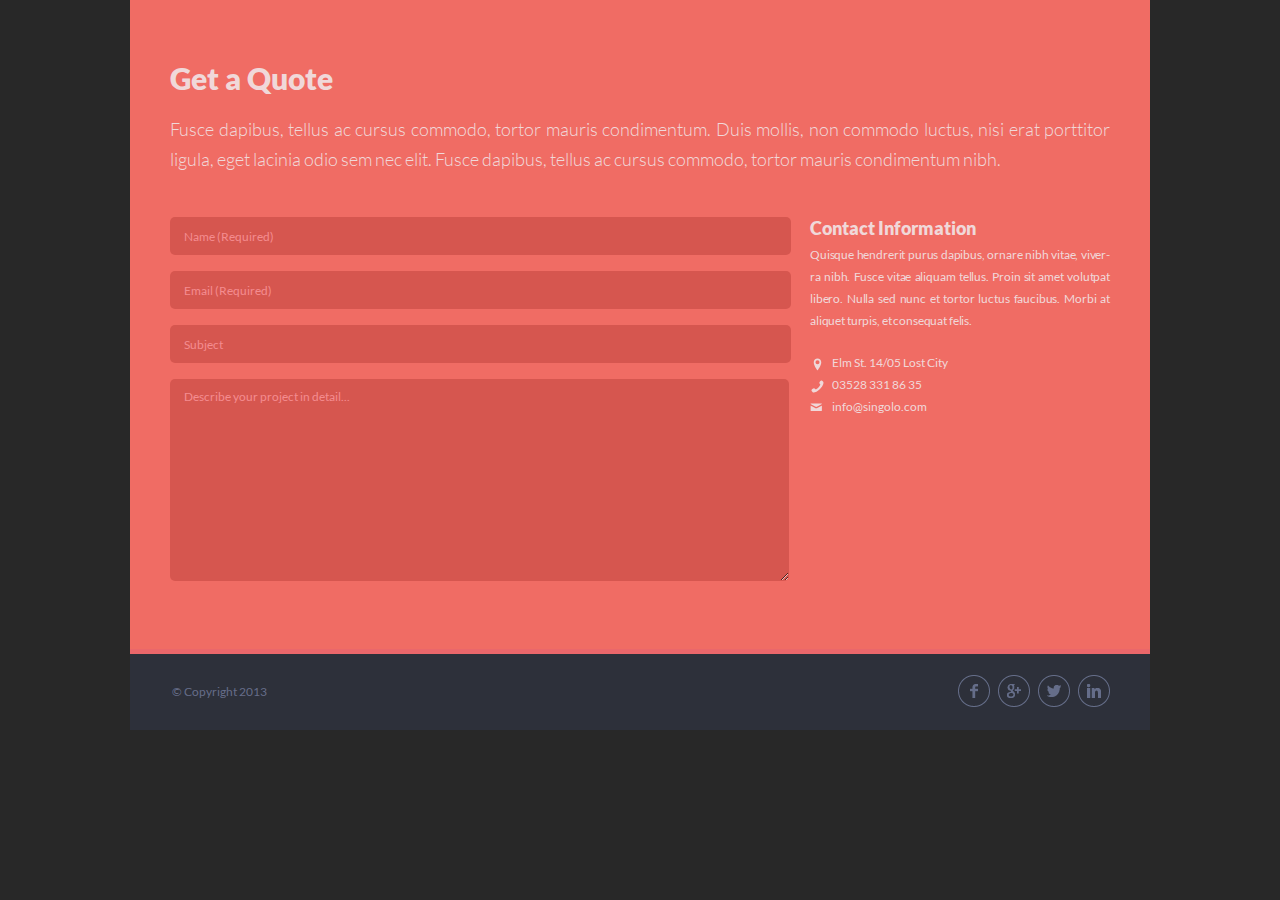
<file: singolo3.html>
<!DOCTYPE html>
<html lang="en">
  <head>
    <meta charset="UTF-8" />
    <meta name="viewport" content="width=device-width, initial-scale=1.0" />
    <link rel="stylesheet" href="fonts.css" />
    <link rel="stylesheet" href="singolo3.css" />
    <title>Singolo. Part 2</title>
  </head>
  <body>
    <section class="get-a-quote container">
      <h2 class="get-a-quote__header">Get a Quote</h2>
      <p class="get-a-quote__description">
        Fusce dapibus, tellus ac cursus commodo, tortor mauris condimentum. Duis mollis, non commodo luctus, nisi erat porttitor ligula, eget lacinia
        odio sem nec elit. Fusce dapibus, tellus ac cursus commodo, tortor mauris condimentum nibh.
      </p>
      <div class="get-a-quote__content">
        <form action="#" class="get-a-quote__form">
          <label for="id" class="visually-hidden">Name</label>
          <input type="text" name="name" id="name" placeholder="Name (Required)" required />
          <label for="email" class="visually-hidden">Email</label>
          <input type="text" name="email" id="email" placeholder="Email (Required)" required />
          <label for="subject" class="visually-hidden"></label>
          <input type="text" name="subject" id="subject" placeholder="Subject" />
          <label for="quote" class="visually-hidden">Describe you project in detail...</label>
          <textarea name="quote" id="quote" cols="30" rows="10" placeholder="Describe your project in detail..."></textarea>
        </form>
        <div class="contact-info">
          <h3 class="contact-info__header">Contact Information</h3>
          <p class="contact-info__description">
            Quisque hendrerit purus dapibus, ornare nibh vitae, viver- ra nibh. Fusce vitae aliquam tellus. Proin sit amet volutpat libero. Nulla sed
            nunc et tortor luctus faucibus. Morbi at aliquet turpis, et consequat felis.
          </p>
          <ul class="contact-info__list">
            <li class="contact-info__list-item contact-info__list-item_addr">
              Elm St. 14/05 Lost City
            </li>
            <li class="contact-info__list-item contact-info__list-item_phone">
              <a href="tel: +74951234567">03528 331 86 35</a>
            </li>
            <li class="contact-info__list-item contact-info__list-item_email">
              <a href="mailto: info@singolo.com">info@singolo.com</a>
            </li>
          </ul>
        </div>
      </div>
    </section>
    <div class="get-a-quote__footer container">
      <div class="get-a-quote__footer-copyright">
        &copy; Copyright 2013
      </div>
      <div>
        <ul class="social-media">
          <li class="social-media__item">
            <a href="#"><img src="assets/ico-facebook.png" alt="facebook" width="34" height="35"/></a>
          </li>
          <li class="social-media__item">
            <a href="#"><img src="assets/ico-google.png" alt="google" width="34" height="35"/></a>
          </li>
          <li class="social-media__item">
            <a href="#"><img src="assets/ico-twitter.png" alt="twitter" width="34" height="35"/></a>
          </li>
          <li class="social-media__item">
            <a href="#"><img src="assets/ico-linkedin.png" alt="linkedin" width="34" height="35"/></a>
          </li>
        </ul>
      </div>
    </div>
  </body>
</html>
</file>
<file: fonts.css>
/* lato-300 - latin */
@font-face {
  font-family: "Lato";
  font-style: normal;
  font-weight: 300;
  src: local("Lato Light"), local("Lato-Light"), url("assets/lato-v16-latin-300.woff2") format("woff2"),
    url("assets/lato-v16-latin-300.woff") format("woff");
}
/* lato-regular - latin */
@font-face {
  font-family: "Lato";
  font-style: normal;
  font-weight: 400;
  src: local("Lato Regular"), local("Lato-Regular"), url("assets/lato-v16-latin-regular.woff2") format("woff2"),
    url("assets/lato-v16-latin-regular.woff") format("woff");
}
/* lato-700 - latin */
@font-face {
  font-family: "Lato";
  font-style: normal;
  font-weight: 700;
  src: local("Lato Bold"), local("Lato-Bold"), url("assets/lato-v16-latin-700.woff2") format("woff2"),
    url("assets/lato-v16-latin-700.woff") format("woff");
}
/* lato-900 - latin */
@font-face {
  font-family: "Lato";
  font-style: normal;
  font-weight: 900;
  src: local("Lato Black"), local("Lato-Black"), url("assets/lato-v16-latin-900.woff2") format("woff2"),
    url("assets/lato-v16-latin-900.woff") format("woff");
}
</file>
<file: style.css>
html {
  scroll-behavior: smooth;
}

body {
  padding: 0;
  margin: 0;
  font-family: "Lato", sans-serif;
  background-color: #282828;
}

.container {
  width: 1020px;
  margin: 0 auto;
  box-sizing: border-box;
  position: relative;
}

.header {
  /* position: fixed;
  top: 0;
  box-sizing: border-box;
  width: 1020px;*/
  z-index: 1;
  position: sticky;
  top: 0;
  background-color: #2d303a;
  padding: 34px 40px;
  display: flex;
  align-items: baseline;
  box-shadow: 0 5px 0 0 #323746;
}

.nav {
  margin-left: auto;
}

.navlist {
  list-style: none;
  font-size: 12px;
  font-weight: 700;
  color: #ffffff;
  text-transform: uppercase;
  padding: 0;
  margin: 0;
}

.navlist-item {
  display: inline;
  margin-right: 28px;
}

.navlist-item a {
  text-decoration: none;
  color: #ffffff;
  /* cursor: pointer; */
}

.navlist-item:nth-child(4) {
  margin-right: 25px;
}

.navlist-item:nth-child(3) {
  margin-right: 25px;
}

.navlist-item a:hover {
  color: yellowgreen;
  text-decoration: underline;
}

.navlist-item:last-child {
  margin-right: 0;
}

.selected a {
  color: #f06c64;
}

.main {
  margin-top: 5px;
  background-color: #f2f2f2;
  box-shadow: 0 5px 0 0 #ffffff;
}

.main::before {
  display: block;
  content: "";
  height: 50px;
  margin: -50px 0 0;
}

.iphones {
  position: relative;
  min-height: 594px;
  background-color: #f06c64;
  display: flex;
  align-items: flex-start;
  justify-content: flex-end;
  margin-bottom: 5px;
  box-shadow: 0 5px 0 0 #ea676b;
}

.iphones__chev {
  position: absolute;
  cursor: pointer;
}

.iphones__chev:hover {
  opacity: 0.5;
}

.iphones__chev-left {
  top: 0;
  left: 0;
  margin-top: 280px;
  margin-left: 42px;
}

.iphones__chev-right {
  top: 0;
  right: 0;
  margin-top: 280px;
  margin-right: 42px;
}

.iphones__slides {
  /* display: flex; */
  width: 1020px;
  height: 594px;
  position: relative;
  overflow: hidden;
  /* transition: left 2s ease; */
}

.iphones__slide {
  position: absolute;
  top: 0;
  display: flex;
  width: 1020px;
  height: 594px;
  /* transition: margin-left 2s; */
}

.iphones__slide:nth-child(n + 2) {
  visibility: hidden;
}

.iphones__slide-1 {
  /* display: flex; */
  align-items: flex-start;
  justify-content: center;
  position: relative;
}

.slide-1__phone-1-btn {
  position: absolute;
  top: 460px;
  left: 222px;
  border-radius: 50%;
  width: 40px;
  height: 40px;
  /* border: 1px solid crimson; */
  cursor: pointer;
}

.slide-1__phone-1-blackscreen {
  position: absolute;
  top: 117px;
  left: 150px;
  width: 188px;
  height: 333px;
  transition: background-color 0.9s ease;
  /* border: 1px solid crimson; */
}

.blackscreen {
  background-color: #000000;
}

.slide-1__phone-2-btn {
  position: absolute;
  top: 260px;
  left: 458px;
  border-radius: 50%;
  width: 40px;
  height: 40px;
  /* border: 1px solid crimson; */
  cursor: pointer;
}

.slide-1__phone-2-blackscreen {
  position: absolute;
  top: 187px;
  left: 508px;
  width: 334px;
  height: 188px;
  transition: background-color 0.9s ease;
  /* border: 1px solid crimson; */
}

.iphones__slide-2-container {
  position: relative;
}

.slide-2__phone-btn {
  position: absolute;
  top: 462px;
  left: 476px;
  border-radius: 50%;
  width: 40px;
  height: 40px;
  /* border: 1px solid crimson; */
  cursor: pointer;
}

.slide-2__phone-blackscreen {
  position: absolute;
  top: 97px;
  left: 397px;
  width: 200px;
  height: 354px;
  transition: background-color 0.9s ease;
  /* border: 1px solid crimson; */
}

.test {
  width: 855px;
}

.iphones__phone-1 {
  margin-top: 49px;
  margin-left: 52px;
}

.iphones__phone-2 {
  margin-top: 170px;
  margin-left: 70px;
}

.iphones__chev-right {
  margin-top: 280px;
  margin-left: 51px;
}

.main-container {
  width: 940px;
  padding-bottom: 35px;
  margin-top: 65px;
  margin-left: 40px;
  margin-right: 40px;
  margin-bottom: 5px;
}

.main-container::before {
  display: block;
  content: "";
  height: 96px;
  margin: -96px 0 0;
}

.main-container h1 {
  padding: 0;
  margin: 0;
  font-size: 30px;
  color: #666d89;
  font-weight: 900;
}

.description {
  font-size: 18px;
  line-height: 30px;
  color: #767e9e;
  font-weight: 300;
  text-align: justify;
  margin: 16px 0 45px 0;
}

.features {
  padding: 0;
  margin: 0;
  list-style: none;
  display: flex;
  flex-wrap: wrap;
}

.features-item {
  width: 300px;
  margin-right: 20px;
  margin-bottom: 27px;
  padding: 0;
  display: flex;
  text-align: justify;
}

.features-item:nth-child(3n) {
  margin-right: 0;
}

.features-item_icon {
  margin-top: 2px;
  margin-right: 20px;
}

.features-item_head {
  margin: 0;
  padding: 0;
  font-size: 18px;
  color: #666d89;
  font-weight: 900;
}

.features-item_description {
  font-size: 12px;
  line-height: 22px;
  color: #767e9e;
  font-weight: 400;
  text-align: justify;
  margin: 7px 0 0 0;
  height: 66px;
  overflow: hidden;
}

/* START Singolo part two stylesheet */

.portfolio {
  background-color: #2d303a;
  padding: 60px 40px;
  border-bottom: 9px solid #323746;
}

.portfolio__header::before {
  display: block;
  content: "";
  height: 96px;
  margin: -96px 0 0;
}

.portfolio__header {
  margin: 0 0;
  font-size: 30px;
  font-weight: 900;
  color: #666d89;
}

.portfolio__description {
  font-size: 18px;
  font-weight: 300;
  color: #767e9e;
  margin: 21px 0 0 0;
}

.portfolio__tags {
  list-style: none;
  margin: 0;
  margin-top: 15px;
  margin-left: 2px;
  padding: 0;
  display: flex;
}

.portfolio__tags-item a {
  font-size: 12px;
  font-weight: 400;
  color: #767e9e;
  padding: 2px 6px;
  margin-right: 10px;
  border-radius: 5px;
  border: 1px solid #666d89;
  text-decoration: none;
}

.portfolio__tags-item a:hover {
  color: #a5d328;
}

.portfolio__tags-item_selected a {
  color: #ffffff;
  border-color: #ffffff;
}

.portfolio-galery {
  padding: 0;
  margin: 0;
  margin-top: 22px;
  list-style: none;
  display: flex;
  flex-wrap: wrap;
}

.portfolio-galery__item {
  position: relative;
  margin: 0 20px 18px 0;
}

.portfolio-galery__item.selected::before {
  content: "";
  position: absolute;
  top: -5px;
  left: -5px;
  width: 220px;
  height: 187px;
  border: solid 5px #f06c64;
}

.portfolio-galery__item:nth-child(4n) {
  margin-right: 0;
}

.portfolio-galery__item:nth-child(n + 8) {
  margin-bottom: 0;
}

.portfolio-galery__item:nth-child(n + 13) {
  display: none;
}

.about-us {
  background-color: #f2f2f2;
  padding: 60px 40px;
  padding-bottom: 65px;
  border-bottom: 6px solid #ffffff;
}

.about-us__header {
  margin: 0 0;
  margin-top: -3px;
  font-size: 30px;
  font-weight: 900;
  color: #666d89;
}

.about-us__header::before {
  display: block;
  content: "";
  height: 96px;
  margin: -96px 0 0;
}

.about-us__description {
  font-size: 18px;
  font-weight: 300;
  color: #767e9e;
  margin: 18px 0 0 0;
  line-height: 30px;
  letter-spacing: 0.009rem;
}

.about-us__personal {
  list-style: none;
  margin: 0;
  margin-top: 45px;
  padding: 0;
  display: flex;
}

.about-us__personal-item {
  display: flex;
  flex-direction: column;
  flex-basis: 302px;
  margin-right: 17px;
}

.about-us__personal-item:nth-child(3n) {
  margin-right: 0;
}

.about-us__personal-name {
  margin: 0;
  margin-top: 12px;
  font-size: 18px;
  color: #666d89;
  font-weight: 900;
  width: 302px;
  white-space: nowrap;
  overflow: hidden;
  text-overflow: ellipsis;
}

.about-us__personal-description {
  margin: 0;
  margin-top: 8px;
  font-size: 12px;
  font-weight: 400;
  line-height: 22px;
  color: #767e9e;
}

.about-us__personal-item:first-child .about-us__personal-description {
  letter-spacing: -0.004rem;
}

.about-us__personal-item:nth-child(2) .about-us__personal-description {
  letter-spacing: 0.008rem;
}

.about-us__personal-item:last-child .about-us__personal-description {
  letter-spacing: 0.009rem;
}

.social-media {
  list-style: none;
  margin: 0;
  margin-top: 22px;
  padding: 0;
  display: flex;
}

.social-media__item {
  margin-right: 6px;
  border-radius: 50%;
}

.social-media__item a {
  display: block;
  width: 34px;
  height: 34px;
}

.social-media__item:hover {
  background-color: #a5d328;
}

/* END Singolo part two stylesheet */

/* START Singolo part three stylesheet */

.visually-hidden {
  position: absolute;
  clip: rect(0 0 0 0);
  width: 1px;
  height: 1px;
  margin: -1px;
}

.get-a-quote {
  background-color: #f06c64;
  padding: 60px 40px 1px 40px;
  border-bottom: 5px solid #ea676b;
}

.get-a-quote__header {
  margin: 0 0;
  font-size: 30px;
  font-weight: 900;
  color: #f0d8d9;
}

.get-a-quote__description {
  font-size: 18px;
  font-weight: 300;
  line-height: 30px;
  color: #f0d8d9;
  margin: 18px 0 0 0;
  text-align: justify;
}

.contact-info__header {
  font-size: 18px;
  color: #f0d8d9;
  font-weight: 900;
}

.contact-info__description {
  font-size: 12px;
  line-height: 22px;
  color: #f0d8d9;
  font-weight: 400;
  text-align: justify;
}

.get-a-quote__content {
  display: flex;
  justify-items: flex-start;
  margin-top: 43px;
}

.get-a-quote__form {
  /* display: inline-block; */
  width: 616px;
  margin-right: 24px;
}

.get-a-quote__form input {
  display: block;
  width: 605px;
  height: 36px;
  border: none;
  border-radius: 5px;
  background-color: #d6564f;
  margin-bottom: 16px;
  padding-left: 14px;
}

.get-a-quote__form input::-webkit-input-placeholder {
  /* Chrome/Opera/Safari */
  font-size: 12px;
  color: #f48c8f;
  font-family: "Lato";
  font-weight: 400;
}

.get-a-quote__form textarea::-webkit-input-placeholder {
  /* Chrome/Opera/Safari */
  font-size: 12px;
  color: #f48c8f;
  font-family: "Lato";
  font-weight: 400;
}

.get-a-quote__form input::-moz-placeholder {
  /* Firefox 19+ */
  color: pink;
}

.get-a-quote__form textarea {
  display: block;
  width: 605px;
  height: 192px;
  border: none;
  border-radius: 5px;
  background-color: #d6564f;
  padding: 10px 0 0 14px;
}
.get-a-quote__form input[type="submit"] {
  margin-top: 16px;
  width: 100px;
  color: #f0d8d9;
  padding: 0;
  box-shadow: 2px 2px 2px 0px #000000;
}

.contact-info {
  width: 300px;
}

.contact-info__header {
  margin: 0;
}

.contact-info__description {
  margin: 0;
  margin-top: 5px;
  letter-spacing: -0.009rem;
  text-align: justify;
}

.contact-info__list {
  padding: 0;
  margin: 0;
  margin-top: 21px;
  list-style: none;
}

.contact-info__list-item {
  font-size: 12px;
  color: #f0d8d9;
}

.contact-info__list-item_addr::before {
  background: url("assets/ico-location-pin.svg");
}

.contact-info__list-item_phone::before {
  background: url("assets/ico-phone-contacts.svg");
}

.contact-info__list-item_email::before {
  background: url("assets/ico-mail.svg");
}

.contact-info__list-item a {
  font-size: 12px;
  color: #f0d8d9;
  text-decoration: none;
}

.contact-info__list-item::before {
  content: "";
  background-size: 15px auto;
  background-repeat: no-repeat;
  background-position: center;
  display: inline-block;
  width: 15px;
  height: 22px;
  vertical-align: middle;
  margin-right: 5px;
}

.get-a-quote__footer {
  display: flex;
  justify-content: space-between;
  height: 76px;
  background-color: #2d303a;
}

.get-a-quote__footer-copyright {
  font-size: 12px;
  line-height: 76px;
  color: #666d89;
  margin-left: 42px;
}

.get-a-quote__footer .social-media {
  list-style: none;
  margin-right: 33px;
  margin-top: 20px;
  padding: 0;
  display: flex;
}

/*  */

.left2right {
  transform: translateX();
}

.modal-overlay {
  font-size: 13px;
  position: fixed;
  top: 0;
  right: 0;
  left: 0;
  bottom: 0;
  background: rgba(0, 0, 0, 0.5);
  z-index: -1;
}

.modal-overlay.open {
  z-index: 0;
}

.modal-window {
  width: 380px;
  /* height: 200px; */
  border-radius: 5px;
  background: #ffffff;
  margin: 100px auto;
  transform: translateY(-200px);
  transition: transform 0.4s ease-in;
}

.modal-window.close {
  transform: translateY(-200px);
}

.modal-window.open {
  transform: translateY(200px);
}

.modal-header {
  padding: 5px 10px;
  display: flex;
  justify-content: space-between;
  border-bottom: 1px solid #eeeeee;
}

.modal-title {
  /* font-size: 1rem; */
}

.modal-close {
  cursor: pointer;
}

.modal-body {
  padding: 10px;
}

.modal-body p {
  margin: 0 0 5px;
}

.modal-footer {
  padding: 5px 10px;
  border-top: 1px solid #eeeeee;
}
</file>
<file: singolo.css>
body {
  padding: 0;
  margin: 0;
  font-family: "Lato", sans-serif;
  background-color: #282828;
}

.container {
  width: 1020px;
  margin: 0 auto;
  box-sizing: border-box;
}

.header {
  background-color: #2d303a;
  padding: 34px 40px;
  display: flex;
  align-items: baseline;
  box-shadow: 0 5px 0 0 #323746;
}

.nav {
  margin-left: auto;
}

.navlist {
  list-style: none;
  font-size: 12px;
  font-weight: 700;
  color: #ffffff;
  text-transform: uppercase;
  padding: 0;
  margin: 0;
}

.navlist-item {
  display: inline;
  margin-right: 28px;
  cursor: pointer;
}

.navlist-item:nth-child(4) {
  margin-right: 25px;
}

.navlist-item:nth-child(3) {
  margin-right: 25px;
}

.navlist-item:hover {
  color: yellowgreen;
  text-decoration: underline;
}

.navlist-item:last-child {
  margin-right: 0;
}

.selected {
  color: #f06c64;
}

.main {
  margin-top: 5px;
  background-color: #f2f2f2;
  box-shadow: 0 5px 0 0 #ffffff;
}

.iphones {
  min-height: 594px;
  background-color: #f06c64;
  display: flex;
  align-items: flex-start;
  justify-content: flex-start;
  margin-bottom: 5px;
  box-shadow: 0 5px 0 0 #ea676b;
}

.iphones__chev {
  cursor: pointer;
}

.iphones__chev:hover {
  opacity: 0.5;
}

.iphones__chev-left {
  margin-top: 280px;
  margin-left: 42px;
}

.iphones__phone-1 {
  margin-top: 49px;
  margin-left: 52px;
}

.iphones__phone-2 {
  margin-top: 170px;
  margin-left: 70px;
}

.iphones__chev-right {
  margin-top: 280px;
  margin-left: 51px;
}

.main-container {
  width: 940px;
  padding-bottom: 35px;
  margin-top: 65px;
  margin-left: 40px;
  margin-right: 40px;
  margin-bottom: 5px;
}

.main-container h1 {
  padding: 0;
  margin: 0;
  font-size: 30px;
  color: #666d89;
  font-weight: 900;
}

.description {
  font-size: 18px;
  line-height: 30px;
  color: #767e9e;
  font-weight: 300;
  text-align: justify;
  margin: 16px 0 45px 0;
}

.features {
  padding: 0;
  margin: 0;
  list-style: none;
  display: flex;
  flex-wrap: wrap;
}

.features-item {
  width: 300px;
  margin-right: 20px;
  margin-bottom: 27px;
  padding: 0;
  display: flex;
  text-align: justify;
}

.features-item:nth-child(3n) {
  margin-right: 0;
}

.features-item_icon {
  margin-top: 2px;
  margin-right: 20px;
}

.features-item_head {
  margin: 0;
  padding: 0;
  font-size: 18px;
  color: #666d89;
  font-weight: 900;
}

.features-item_description {
  font-size: 12px;
  line-height: 22px;
  color: #767e9e;
  font-weight: 400;
  text-align: justify;
  margin: 7px 0 0 0;
  height: 66px;
  overflow: hidden;
}

/* START Singolo part two stylesheet */

.portfolio {
  background-color: #2d303a;
  padding: 60px 40px;
  border-bottom: 9px solid #323746;
}

.portfolio__header {
  margin: 0 0;
  font-size: 30px;
  font-weight: 900;
  color: #666d89;
}

.portfolio__description {
  font-size: 18px;
  font-weight: 300;
  color: #767e9e;
  margin: 21px 0 0 0;
}

.portfolio__tags {
  list-style: none;
  margin: 0;
  margin-top: 15px;
  margin-left: 2px;
  padding: 0;
  display: flex;
}

.portfolio__tags-item a {
  font-size: 12px;
  font-weight: 400;
  color: #767e9e;
  padding: 2px 6px;
  margin-right: 10px;
  border-radius: 5px;
  border: 1px solid #666d89;
  text-decoration: none;
}

.portfolio__tags-item a:hover {
  color: #a5d328;
}

.portfolio__tags-item_selected a {
  color: #ffffff;
  border-color: #ffffff;
}

.portfolio-galery {
  padding: 0;
  margin: 0;
  margin-top: 22px;
  list-style: none;
  display: flex;
  flex-wrap: wrap;
}

.portfolio-galery__item {
  margin: 0 20px 18px 0;
}

.portfolio-galery__item:nth-child(4n) {
  margin-right: 0;
}

.portfolio-galery__item:nth-child(n + 8) {
  margin-bottom: 0;
}

.portfolio-galery__item:nth-child(n + 13) {
  display: none;
}

.about-us {
  background-color: #f2f2f2;
  padding: 60px 40px;
  padding-bottom: 65px;
  border-bottom: 6px solid #ffffff;
}

.about-us__header {
  margin: 0 0;
  margin-top: -3px;
  font-size: 30px;
  font-weight: 900;
  color: #666d89;
}

.about-us__description {
  font-size: 18px;
  font-weight: 300;
  color: #767e9e;
  margin: 18px 0 0 0;
  line-height: 30px;
  letter-spacing: 0.009rem;
}

.about-us__personal {
  list-style: none;
  margin: 0;
  margin-top: 45px;
  padding: 0;
  display: flex;
}

.about-us__personal-item {
  display: flex;
  flex-direction: column;
  flex-basis: 302px;
  margin-right: 17px;
}

.about-us__personal-item:nth-child(3n) {
  margin-right: 0;
}

.about-us__personal-name {
  margin: 0;
  margin-top: 12px;
  font-size: 18px;
  color: #666d89;
  font-weight: 900;
  width: 302px;
  white-space: nowrap;
  overflow: hidden;
  text-overflow: ellipsis;
}

.about-us__personal-description {
  margin: 0;
  margin-top: 8px;
  font-size: 12px;
  font-weight: 400;
  line-height: 22px;
  color: #767e9e;
}

.about-us__personal-item:first-child .about-us__personal-description {
  letter-spacing: -0.004rem;
}

.about-us__personal-item:nth-child(2) .about-us__personal-description {
  letter-spacing: 0.008rem;
}

.about-us__personal-item:last-child .about-us__personal-description {
  letter-spacing: 0.009rem;
}

.social-media {
  list-style: none;
  margin: 0;
  margin-top: 22px;
  padding: 0;
  display: flex;
}

.social-media__item {
  margin-right: 6px;
  border-radius: 50%;
}

.social-media__item a {
  display: block;
  width: 34px;
  height: 34px;
}

.social-media__item:hover {
  background-color: #a5d328;
}

/* END Singolo part two stylesheet */

/* START Singolo part three stylesheet */

.visually-hidden {
  position: absolute;
  clip: rect(0 0 0 0);
  width: 1px;
  height: 1px;
  margin: -1px;
}

.get-a-quote {
  background-color: #f06c64;
  padding: 60px 40px 1px 40px;
  border-bottom: 5px solid #ea676b;
}

.get-a-quote__header {
  margin: 0 0;
  font-size: 30px;
  font-weight: 900;
  color: #f0d8d9;
}

.get-a-quote__description {
  font-size: 18px;
  font-weight: 300;
  line-height: 30px;
  color: #f0d8d9;
  margin: 18px 0 0 0;
  text-align: justify;
}

.contact-info__header {
  font-size: 18px;
  color: #f0d8d9;
  font-weight: 900;
}

.contact-info__description {
  font-size: 12px;
  line-height: 22px;
  color: #f0d8d9;
  font-weight: 400;
  text-align: justify;
}

.get-a-quote__content {
  display: flex;
  justify-items: flex-start;
  margin-top: 43px;
}

.get-a-quote__form {
  /* display: inline-block; */
  width: 616px;
  margin-right: 24px;
}

.get-a-quote__form input {
  display: block;
  width: 605px;
  height: 36px;
  border: none;
  border-radius: 5px;
  background-color: #d6564f;
  margin-bottom: 16px;
  padding-left: 14px;
}

.get-a-quote__form input::-webkit-input-placeholder {
  /* Chrome/Opera/Safari */
  font-size: 12px;
  color: #f48c8f;
  font-family: "Lato";
  font-weight: 400;
}

.get-a-quote__form textarea::-webkit-input-placeholder {
  /* Chrome/Opera/Safari */
  font-size: 12px;
  color: #f48c8f;
  font-family: "Lato";
  font-weight: 400;
}

.get-a-quote__form input::-moz-placeholder {
  /* Firefox 19+ */
  color: pink;
}

.get-a-quote__form textarea {
  display: block;
  width: 605px;
  height: 192px;
  border: none;
  border-radius: 5px;
  background-color: #d6564f;
  padding: 10px 0 0 14px;
}
.get-a-quote__form input[type="submit"] {
  margin-top: 16px;
  width: 100px;
  color: #f0d8d9;
  padding: 0;
  box-shadow: 2px 2px 2px 0px #000000;
}

.contact-info {
  width: 300px;
}

.contact-info__header {
  margin: 0;
}

.contact-info__description {
  margin: 0;
  margin-top: 5px;
  letter-spacing: -0.009rem;
  text-align: justify;
}

.contact-info__list {
  padding: 0;
  margin: 0;
  margin-top: 21px;
  list-style: none;
}

.contact-info__list-item {
  font-size: 12px;
  color: #f0d8d9;
}

.contact-info__list-item_addr::before {
  background: url("assets/ico-location-pin.svg");
}

.contact-info__list-item_phone::before {
  background: url("assets/ico-phone-contacts.svg");
}

.contact-info__list-item_email::before {
  background: url("assets/ico-mail.svg");
}

.contact-info__list-item a {
  font-size: 12px;
  color: #f0d8d9;
  text-decoration: none;
}

.contact-info__list-item::before {
  content: "";
  background-size: 15px auto;
  background-repeat: no-repeat;
  background-position: center;
  display: inline-block;
  width: 15px;
  height: 22px;
  vertical-align: middle;
  margin-right: 5px;
}

.get-a-quote__footer {
  display: flex;
  justify-content: space-between;
  height: 76px;
  background-color: #2d303a;
}

.get-a-quote__footer-copyright {
  font-size: 12px;
  line-height: 76px;
  color: #666d89;
  margin-left: 42px;
}

.get-a-quote__footer .social-media {
  list-style: none;
  margin-right: 33px;
  margin-top: 20px;
  padding: 0;
  display: flex;
}
</file>
<file: singolo1.css>
body {
  padding: 0;
  margin: 0;
  font-family: "Lato", sans-serif;
  background-color: #282828;
}

.container {
  width: 1020px;
  margin: 0 auto;
}

.header {
  background-color: #2d303a;
  padding: 34px 40px;
  display: flex;
  align-items: baseline;
  box-shadow: 0 5px 0 0 #323746;
}

.nav {
  margin-left: auto;
}

.navlist {
  list-style: none;
  font-size: 12px;
  font-weight: 700;
  color: #ffffff;
  text-transform: uppercase;
  padding: 0;
  margin: 0;
}

.navlist-item {
  display: inline;
  margin-right: 28px;
  cursor: pointer;
}

.navlist-item:nth-child(4) {
  margin-right: 25px;
}

.navlist-item:nth-child(3) {
  margin-right: 25px;
}

.navlist-item:hover {
  color: yellowgreen;
  text-decoration: underline;
}

.navlist-item:last-child {
  margin-right: 0;
}

.selected {
  color: #f06c64;
}

.main {
  margin-top: 5px;
  background-color: #f2f2f2;
  box-shadow: 0 5px 0 0 #ffffff;
}

.iphones {
  min-height: 594px;
  background-color: #f06c64;
  display: flex;
  align-items: flex-start;
  justify-content: flex-start;
  margin-bottom: 5px;
  box-shadow: 0 5px 0 0 #ea676b;
}

.iphones__chev {
  cursor: pointer;
}

.iphones__chev:hover {
  opacity: 0.5;
}

.iphones__chev-left {
  margin-top: 280px;
  margin-left: 42px;
}

.iphones__phone-1 {
  margin-top: 49px;
  margin-left: 52px;
}

.iphones__phone-2 {
  margin-top: 170px;
  margin-left: 70px;
}

.iphones__chev-right {
  margin-top: 280px;
  margin-left: 51px;
}

.main-container {
  width: 940px;
  padding-bottom: 35px;
  margin-top: 65px;
  margin-left: 40px;
  margin-right: 40px;
  margin-bottom: 5px;
}

.main-container h1 {
  padding: 0;
  margin: 0;
  font-size: 30px;
  color: #666d89;
  font-weight: 900;
}

.description {
  font-size: 18px;
  line-height: 30px;
  color: #767e9e;
  font-weight: 300;
  text-align: left;
  margin: 16px 0 45px 0;
}

.features {
  padding: 0;
  margin: 0;
  list-style: none;
  display: flex;
  flex-wrap: wrap;
}

.features-item {
  width: 300px;
  margin-right: 20px;
  margin-bottom: 27px;
  padding: 0;
  display: flex;
}

.features-item:nth-child(3n) {
  margin-right: 0;
}

.features-item_icon {
  margin-top: 2px;
  margin-right: 20px;
}

.features-item_head {
  margin: 0;
  padding: 0;
  font-size: 18px;
  color: #666d89;
  font-weight: 900;
}

.features-item_description {
  font-size: 12px;
  line-height: 22px;
  color: #767e9e;
  font-weight: 400;
  text-align: justify;
  margin: 7px 0 0 0;
}
</file>
<file: singolo2.css>
body {
  padding: 0;
  margin: 0;
  font-family: "Lato", sans-serif;
  background-color: #282828;
}

.container {
  width: 1020px;
  margin: 0 auto;
  box-sizing: border-box;
}

.portfolio {
  background-color: #2d303a;
  padding: 60px 40px;
  border-bottom: 9px solid #323746;
}

.portfolio__header {
  margin: 0 0;
  font-size: 30px;
  font-weight: 900;
  color: #666d89;
}

.portfolio__description {
  font-size: 18px;
  font-weight: 300;
  color: #767e9e;
  margin: 21px 0 0 0;
}

.portfolio__tags {
  list-style: none;
  margin: 0;
  margin-top: 15px;
  margin-left: 2px;
  padding: 0;
  display: flex;
}

.portfolio__tags-item a {
  font-size: 12px;
  font-weight: 400;
  color: #767e9e;
  padding: 2px 6px;
  margin-right: 10px;
  border-radius: 5px;
  border: 1px solid #666d89;
  text-decoration: none;
}

.portfolio__tags-item a:hover {
  color: #a5d328;
}

.portfolio__tags-item_selected a {
  color: #ffffff;
  border-color: #ffffff;
}

.portfolio-galery {
  padding: 0;
  margin: 0;
  margin-top: 22px;
  list-style: none;
  display: flex;
  flex-wrap: wrap;
}

.portfolio-galery__item {
  margin: 0 20px 18px 0;
}

.portfolio-galery__item:nth-child(4n) {
  margin-right: 0;
}

.portfolio-galery__item:nth-child(n + 8) {
  margin-bottom: 0;
}

.portfolio-galery__item:nth-child(n + 13) {
  display: none;
}

.about-us {
  background-color: #f2f2f2;
  padding: 60px 40px;
  border-bottom: 6px solid #ffffff;
}

.about-us__header {
  margin: 0 0;
  font-size: 30px;
  font-weight: 900;
  color: #666d89;
}

.about-us__description {
  font-size: 18px;
  font-weight: 300;
  color: #767e9e;
  margin: 18px 0 0 0;
  line-height: 30px;
  letter-spacing: 0.009rem;
}

.about-us__personal {
  list-style: none;
  margin: 0;
  margin-top: 45px;
  padding: 0;
  display: flex;
}

.about-us__personal-item {
  display: flex;
  flex-direction: column;
  flex-basis: 302px;
  margin-right: 17px;
}

.about-us__personal-item:nth-child(3n) {
  margin-right: 0;
}

.about-us__personal-name {
  margin: 0;
  margin-top: 12px;
  font-size: 18px;
  color: #666d89;
  font-weight: 900;
  width: 302px;
  white-space: nowrap;
  overflow: hidden;
  text-overflow: ellipsis;
}

.about-us__personal-description {
  margin: 0;
  margin-top: 8px;
  font-size: 12px;
  font-weight: 400;
  line-height: 22px;
  color: #767e9e;
}

.about-us__personal-item:first-child .about-us__personal-description {
  letter-spacing: -0.004rem;
}

.about-us__personal-item:nth-child(2) .about-us__personal-description {
  letter-spacing: 0.008rem;
}

.about-us__personal-item:last-child .about-us__personal-description {
  letter-spacing: 0.009rem;
}

.social-media {
  list-style: none;
  margin: 0;
  margin-top: 22px;
  padding: 0;
  display: flex;
}

.social-media__item {
  margin-right: 6px;
  border-radius: 50%;
}

.social-media__item a {
  display: block;
  width: 34px;
  height: 34px;
}

.social-media__item:hover {
  background-color: #a5d328;
}
</file>
<file: singolo3.css>
body {
  padding: 0;
  margin: 0;
  font-family: "Lato", sans-serif;
  background-color: #282828;
}

.visually-hidden {
  position: absolute;
  clip: rect(0 0 0 0);
  width: 1px;
  height: 1px;
  margin: -1px;
}

.container {
  width: 1020px;
  margin: 0 auto;
  box-sizing: border-box;
}

.get-a-quote {
  background-color: #f06c64;
  padding: 60px 40px 68px 40px;
  border-bottom: 5px solid #ea676b;
}

.get-a-quote__header {
  margin: 0 0;
  font-size: 30px;
  font-weight: 900;
  color: #f0d8d9;
}

.get-a-quote__description {
  font-size: 18px;
  font-weight: 300;
  line-height: 30px;
  color: #f0d8d9;
  margin: 18px 0 0 0;
  text-align: justify;
}

.contact-info__header {
  font-size: 18px;
  color: #f0d8d9;
  font-weight: 900;
}

.contact-info__description {
  font-size: 12px;
  line-height: 22px;
  color: #f0d8d9;
  font-weight: 400;
  text-align: justify;
}

.get-a-quote__content {
  display: flex;
  justify-items: flex-start;
  margin-top: 43px;
}

.get-a-quote__form {
  /* display: inline-block; */
  width: 616px;
  margin-right: 24px;
}

.get-a-quote__form input {
  display: block;
  width: 605px;
  height: 36px;
  border: none;
  border-radius: 5px;
  background-color: #d6564f;
  margin-bottom: 16px;
  padding-left: 14px;
}

.get-a-quote__form input::-webkit-input-placeholder {
  /* Chrome/Opera/Safari */
  font-size: 12px;
  color: #f48c8f;
  font-family: "Lato";
  font-weight: 400;
}

.get-a-quote__form textarea::-webkit-input-placeholder {
  /* Chrome/Opera/Safari */
  font-size: 12px;
  color: #f48c8f;
  font-family: "Lato";
  font-weight: 400;
}

.get-a-quote__form input::-moz-placeholder {
  /* Firefox 19+ */
  color: pink;
}

.get-a-quote__form textarea {
  display: block;
  width: 605px;
  height: 192px;
  border: none;
  border-radius: 5px;
  background-color: #d6564f;
  padding: 10px 0 0 14px;
}

.contact-info {
  width: 300px;
}

.contact-info__header {
  margin: 0;
}

.contact-info__description {
  margin: 0;
  margin-top: 5px;
  letter-spacing: -0.009rem;
  text-align: justify;
}

.contact-info__list {
  padding: 0;
  margin: 0;
  margin-top: 21px;
  list-style: none;
}

.contact-info__list-item {
  font-size: 12px;
  color: #f0d8d9;
}

.contact-info__list-item_addr::before {
  background: url("assets/ico-location-pin.svg");
}

.contact-info__list-item_phone::before {
  background: url("assets/ico-phone-contacts.svg");
}

.contact-info__list-item_email::before {
  background: url("assets/ico-mail.svg");
}

.contact-info__list-item a {
  font-size: 12px;
  color: #f0d8d9;
  text-decoration: none;
}

.contact-info__list-item::before {
  content: "";
  background-size: 15px auto;
  background-repeat: no-repeat;
  background-position: center;
  display: inline-block;
  width: 15px;
  height: 22px;
  vertical-align: middle;
  margin-right: 5px;
}

.get-a-quote__footer {
  display: flex;
  justify-content: space-between;
  height: 76px;
  background-color: #2d303a;
}

.get-a-quote__footer-copyright {
  font-size: 12px;
  line-height: 76px;
  color: #666d89;
  margin-left: 42px;
}

.get-a-quote__footer .social-media {
  list-style: none;
  margin-right: 33px;
  margin-top: 20px;
  padding: 0;
  display: flex;
}

.social-media__item {
  margin-right: 6px;
  border-radius: 50%;
}

.social-media__item a {
  display: block;
  width: 34px;
  height: 34px;
}

.social-media__item:hover {
  background-color: #a5d328;
}
</file>
